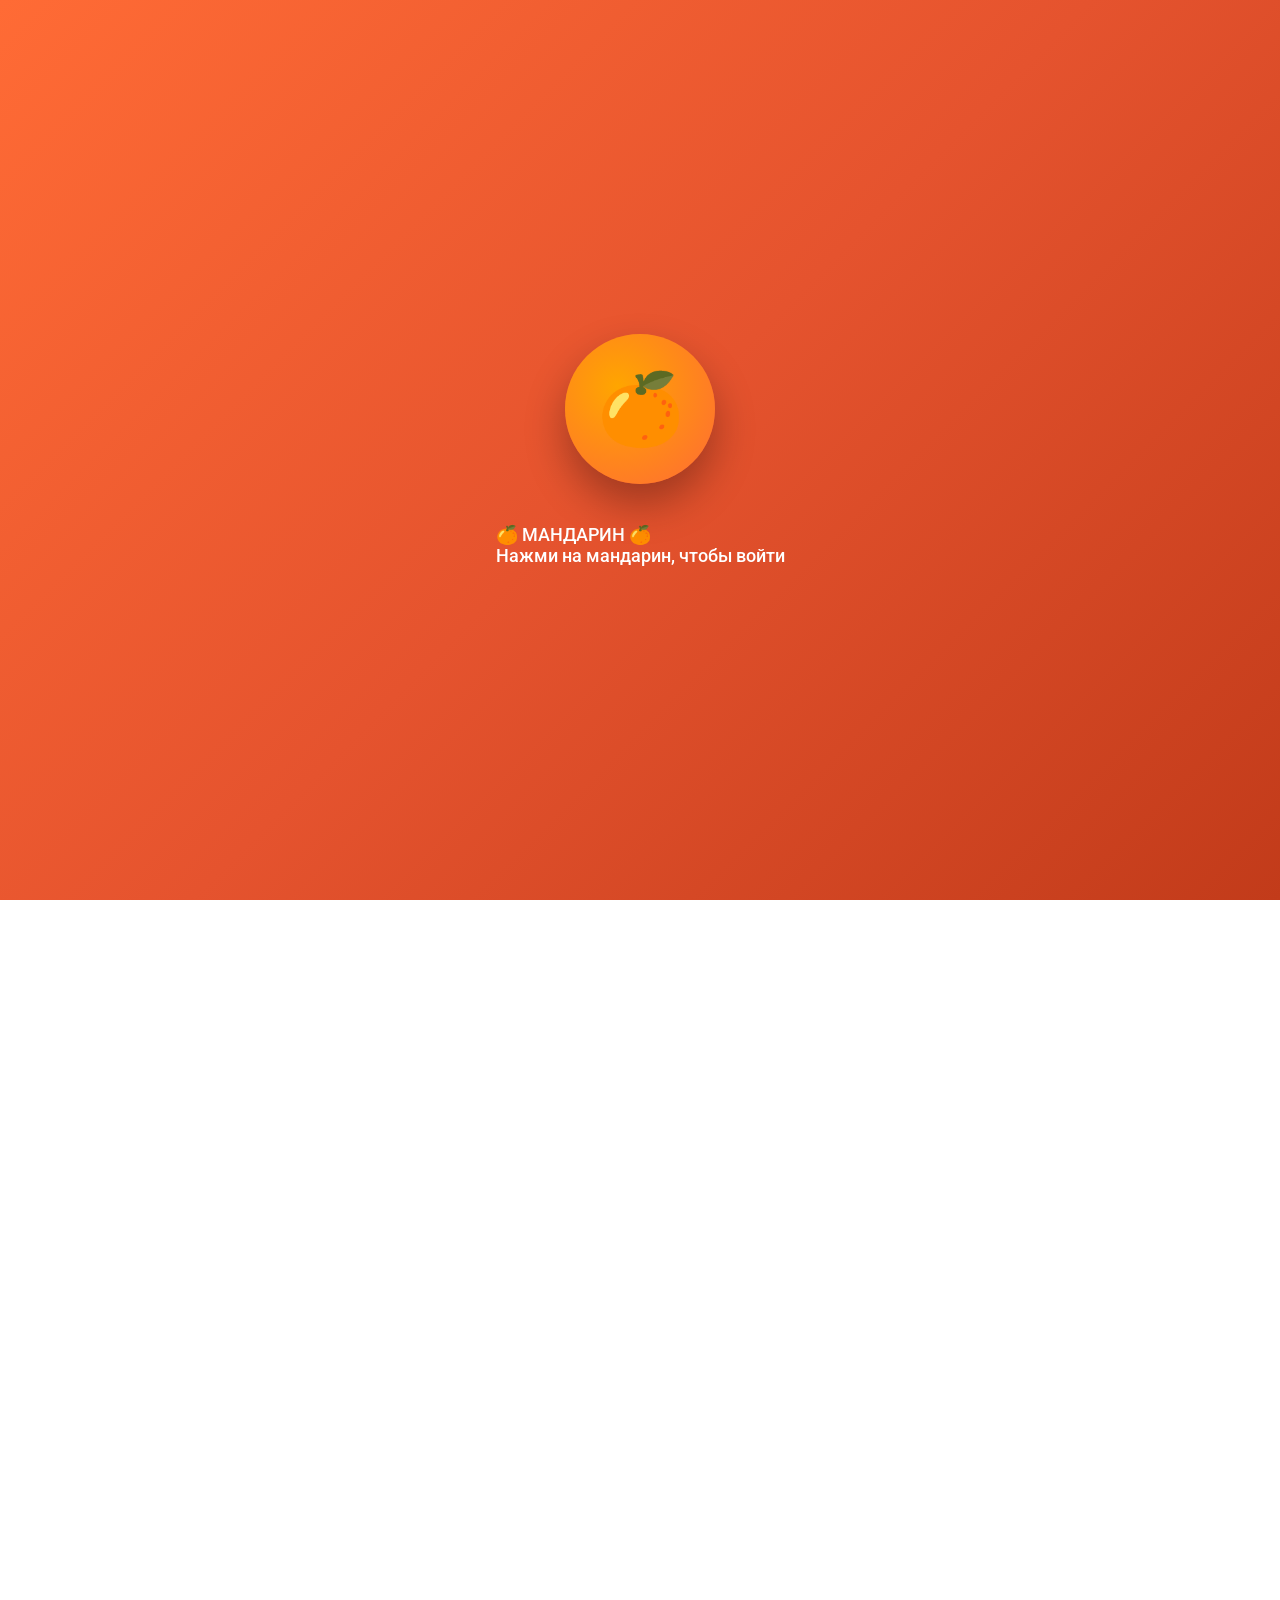
<file: index.html>
<!DOCTYPE html>
<html lang="ru">
<head>
    <meta charset="UTF-8">
    <meta name="viewport" content="width=device-width, initial-scale=1.0, user-scalable=yes">
    <title>Мандарин | Окна, двери, балконы в Феодосии</title>
    <meta name="description" content="ООО «Мандарин» - продажа и установка окон, дверей, балконов, роллет, ворот, штор и кондиционеров в Феодосии и Крыму. Бесплатный замер, гарантия 5 лет, установка за 1 день.">
    <meta name="keywords" content="окна Феодосия, двери Крым, остекление балконов, мандарин окна, установка окон">
    <link href="https://fonts.googleapis.com/css2?family=Inter:opsz,wght@14..32,300;14..32,400;14..32,500;14..32,600;14..32,700;14..32,800&family=Roboto:wght@300;400;500;700&display=swap" rel="stylesheet">
    <link rel="stylesheet" href="https://cdnjs.cloudflare.com/ajax/libs/font-awesome/6.0.0-beta3/css/all.min.css">
    <link rel="stylesheet" href="css/main.css">
    <link rel="stylesheet" href="css/animations.css">
    <link rel="stylesheet" href="css/responsive.css">
    <link rel="icon" href="assets/icons/favicon.ico" type="image/x-icon">
</head>
<body>
    <!-- Экран с мандарином -->
    <div class="splash-screen" id="splashScreen">
        <div class="mandarin-wrapper">
            <div class="mandarin-fruit" id="mandarinFruit">🍊</div>
        </div>
        <div class="splash-text">🍊 МАНДАРИН 🍊<br>Нажми на мандарин, чтобы войти</div>
    </div>

    <!-- Основной контент -->
    <div class="main-content" id="mainContent">
        <!-- Header будет загружен через JS -->
        <div id="header"></div>

        <!-- Hero секция -->
        <section id="home" class="hero">
            <h2>🍊 Надёжные окна и двери от производителя</h2>
            <p>Бесплатный замер | Гарантия 5 лет | Установка за 1 день</p>
            <div class="hero-buttons">
                <button class="btn btn-orange" onclick="window.openChatCalculator()">Рассчитать стоимость</button>
                <a href="#request" class="btn">Заказать замер</a>
            </div>
        </section>

        <!-- Преимущества -->
        <section class="section">
            <h2 class="section-title">Почему выбирают «Мандарин»</h2>
            <div class="advantages-grid" id="advantagesGrid"></div>
        </section>

        <!-- Каталог -->
        <section id="catalog" class="section section-light">
            <h2 class="section-title">Наш каталог</h2>
            <div class="filters" id="filters"></div>
            <div class="catalog-grid" id="catalogGrid"></div>
        </section>

        <!-- Услуги -->
        <section id="services" class="section">
            <h2 class="section-title">Наши услуги</h2>
            <div class="advantages-grid" id="servicesGrid"></div>
        </section>

        <!-- Портфолио -->
        <section id="portfolio" class="section section-light">
            <h2 class="section-title">Наши работы</h2>
            <div class="portfolio-grid" id="portfolioGrid"></div>
        </section>

        <!-- О компании -->
        <section id="about" class="section">
            <h2 class="section-title">О компании «Мандарин»</h2>
            <div class="about-content" id="aboutContent"></div>
        </section>

        <!-- Блог -->
        <section id="blog" class="section section-light">
            <h2 class="section-title">Наш блог</h2>
            <div class="blog-grid" id="blogGrid"></div>
        </section>

        <!-- Форма заявки -->
        <section id="request" class="section">
            <h2 class="section-title">Онлайн-заявка на замер</h2>
            <form class="request-form" id="requestForm">
                <div class="form-group">
                    <input type="text" placeholder="Ваше имя" required id="requestName">
                </div>
                <div class="form-group">
                    <input type="tel" placeholder="Телефон" required id="requestPhone">
                </div>
                <div class="form-group">
                    <textarea rows="3" placeholder="Комментарий (желаемая дата замера, адрес)" id="requestComment"></textarea>
                </div>
                <button type="submit" class="btn btn-orange" style="width:100%;">🍊 Отправить заявку</button>
            </form>
        </section>

        <!-- Контакты -->
        <section id="contacts" class="contacts-section">
            <h2 class="section-title">Контакты</h2>
            <div class="contacts-content" id="contactsContent"></div>
        </section>

        <!-- Карта на весь экран -->
        <section id="map" class="section" style="padding: 0; margin: 0;">
        <div style="width: 100%; height: 500px; position: relative;">
        <iframe 
            src="https://yandex.com/map-widget/v1/?ll=35.377458%2C45.028065&mode=search&sll=35.377458%2C45.028065&text=%D0%A4%D0%B5%D0%BE%D0%B4%D0%BE%D1%81%D0%B8%D1%8F%2C%20%D0%A1%D0%BE%D0%B2%D0%B5%D1%82%D1%81%D0%BA%D0%B0%D1%8F%20%D1%83%D0%BB%D0%B8%D1%86%D0%B0%2C%203&z=18" 
            style="width: 100%; height: 100%; border: 0;" 
            frameborder="0" 
            allowfullscreen>
        </iframe>
        </div>
        </section>

    <!-- Модальные окна -->
    <div id="cartModal" class="modal"></div>
    <div id="authModal" class="modal"></div>
    <div id="chatCalculatorModal" class="modal"></div>

    <!-- Кнопка чат-калькулятора -->
    <div class="chat-calculator-btn" id="chatCalculatorBtn">
        <i class="fas fa-calculator"></i>
    </div>

    <!-- Скрипты -->
    <script src="js/utils.js"></script>
    <script src="js/auth.js"></script>
    <script src="js/cart.js"></script>
    <script src="js/calculator.js"></script>
    <script src="js/catalog.js"></script>
    <script src="js/animations.js"></script>
    <script src="js/main.js"></script>
</body>
</html>
</file>
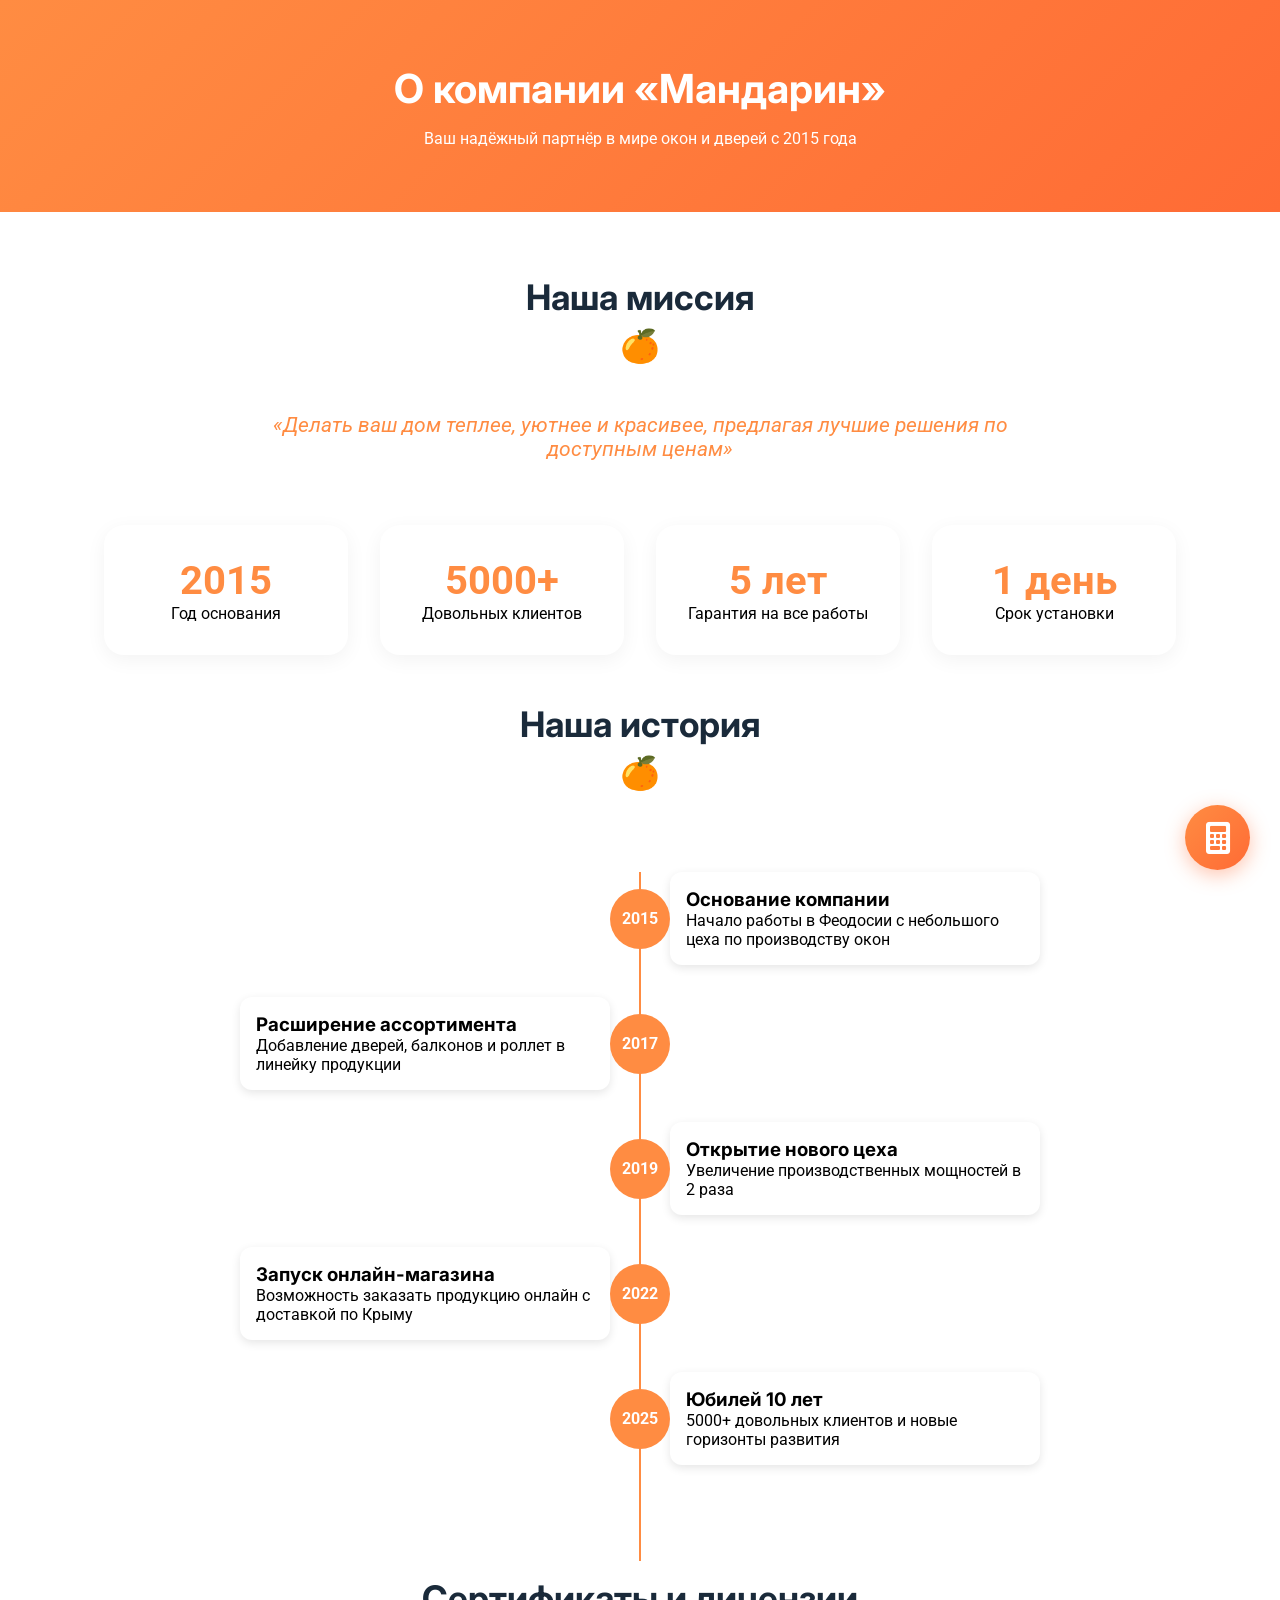
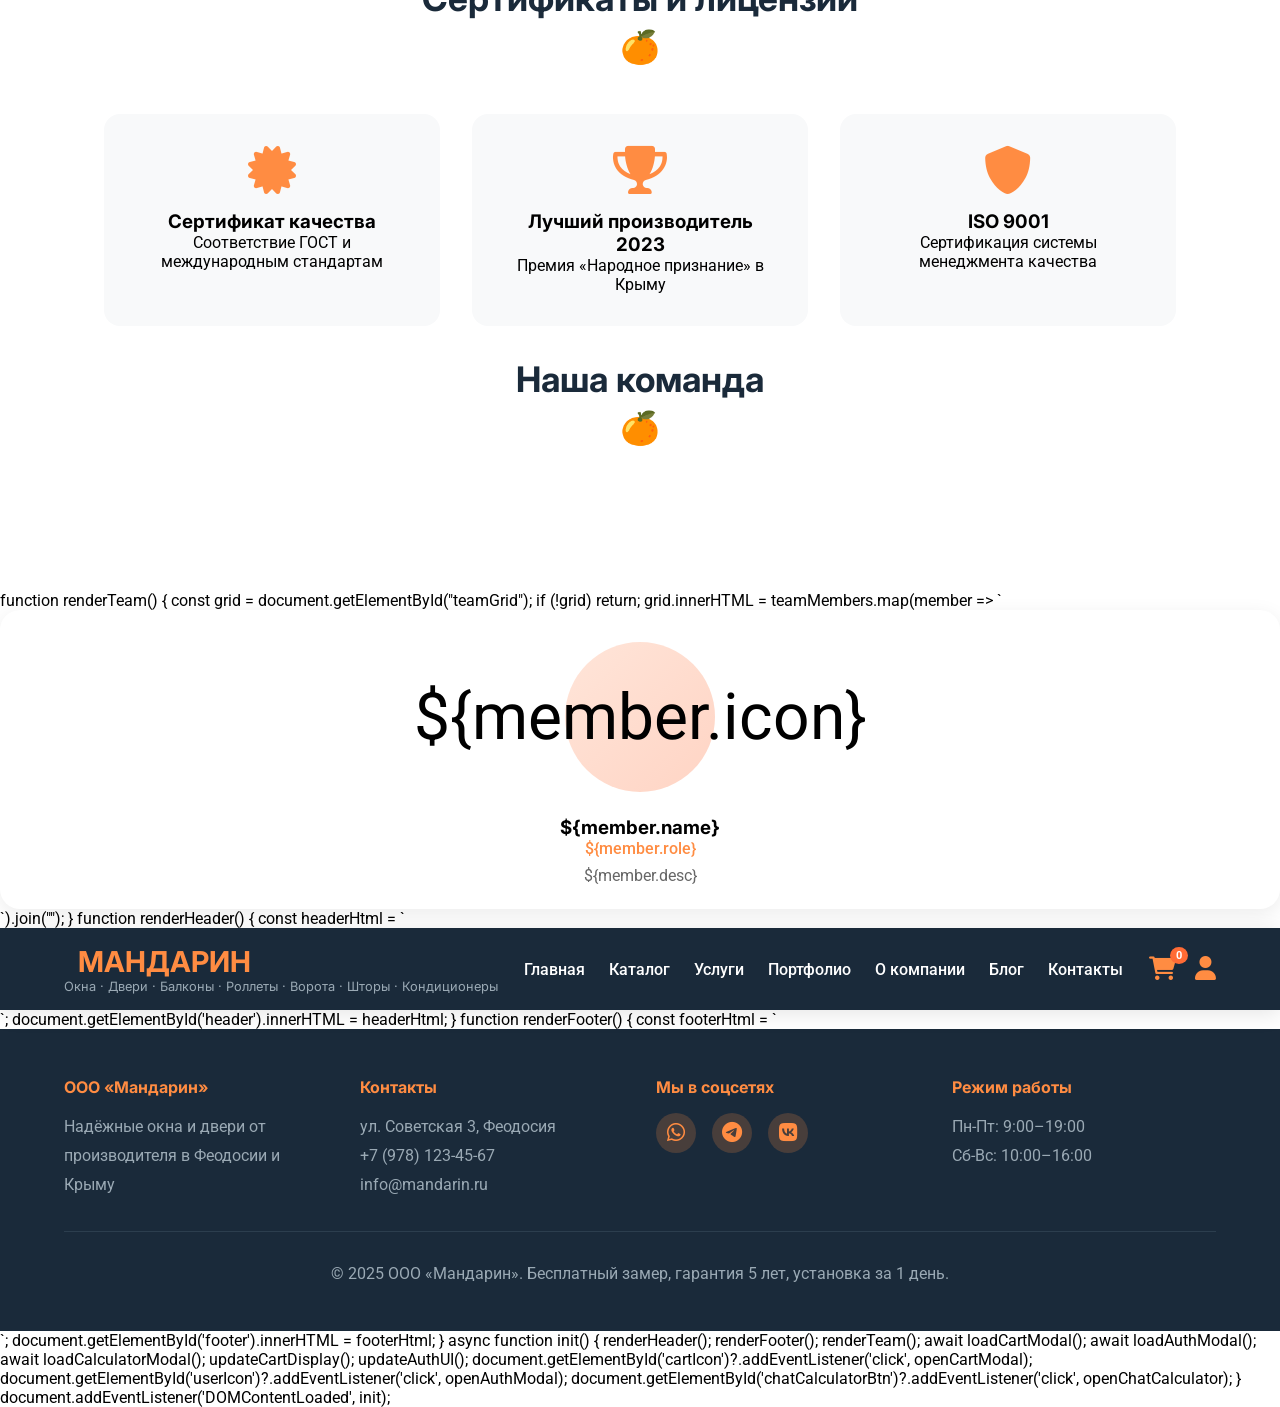
<file: pages/about.html>
<!DOCTYPE html>
<html lang="ru">
<head>
    <meta charset="UTF-8">
    <meta name="viewport" content="width=device-width, initial-scale=1.0">
    <title>О компании - Мандарин | Производитель окон и дверей в Крыму</title>
    <link href="https://fonts.googleapis.com/css2?family=Inter:opsz,wght@14..32,300;14..32,400;14..32,500;14..32,600;14..32,700;14..32,800&family=Roboto:wght@300;400;500;700&display=swap" rel="stylesheet">
    <link rel="stylesheet" href="https://cdnjs.cloudflare.com/ajax/libs/font-awesome/6.0.0-beta3/css/all.min.css">
    <link rel="stylesheet" href="../css/main.css">
    <link rel="stylesheet" href="../css/animations.css">
    <link rel="stylesheet" href="../css/responsive.css">
    <style>
        .about-header {
            background: linear-gradient(135deg, #FF8C42, #FF6B35);
            color: white;
            padding: 4rem 5%;
            text-align: center;
        }
        
        .about-header h1 {
            font-size: 2.5rem;
            margin-bottom: 1rem;
        }
        
        .about-content {
            padding: 4rem 5%;
            max-width: 1200px;
            margin: 0 auto;
        }
        
        .mission-section {
            text-align: center;
            margin-bottom: 4rem;
        }
        
        .mission-text {
            font-size: 1.3rem;
            color: #FF8C42;
            font-style: italic;
            max-width: 800px;
            margin: 0 auto;
        }
        
        .stats-grid {
            display: grid;
            grid-template-columns: repeat(auto-fit, minmax(200px, 1fr));
            gap: 2rem;
            margin: 3rem 0;
            text-align: center;
        }
        
        .stat-card {
            padding: 2rem;
            background: white;
            border-radius: 20px;
            box-shadow: 0 5px 20px rgba(0,0,0,0.05);
        }
        
        .stat-number {
            font-size: 2.5rem;
            font-weight: bold;
            color: #FF8C42;
        }
        
        .certificates-grid {
            display: grid;
            grid-template-columns: repeat(auto-fit, minmax(250px, 1fr));
            gap: 2rem;
            margin: 2rem 0;
        }
        
        .certificate-card {
            background: #F8F9FA;
            padding: 2rem;
            border-radius: 16px;
            text-align: center;
            transition: all 0.3s;
        }
        
        .certificate-card:hover {
            transform: translateY(-5px);
            box-shadow: 0 10px 25px rgba(0,0,0,0.1);
        }
        
        .certificate-card i {
            font-size: 3rem;
            color: #FF8C42;
            margin-bottom: 1rem;
        }
        
        .timeline {
            position: relative;
            max-width: 800px;
            margin: 3rem auto;
            padding: 2rem 0;
        }
        
        .timeline::before {
            content: '';
            position: absolute;
            left: 50%;
            transform: translateX(-50%);
            width: 2px;
            height: 100%;
            background: #FF8C42;
        }
        
        .timeline-item {
            margin-bottom: 2rem;
            position: relative;
        }
        
        .timeline-content {
            width: calc(50% - 30px);
            padding: 1rem;
            background: white;
            border-radius: 12px;
            box-shadow: 0 3px 10px rgba(0,0,0,0.1);
        }
        
        .timeline-item:nth-child(odd) .timeline-content {
            margin-left: auto;
        }
        
        .timeline-year {
            position: absolute;
            top: 50%;
            transform: translateY(-50%);
            width: 60px;
            height: 60px;
            background: #FF8C42;
            color: white;
            border-radius: 50%;
            display: flex;
            align-items: center;
            justify-content: center;
            font-weight: bold;
            left: calc(50% - 30px);
        }
        
        @media (max-width: 768px) {
            .timeline::before {
                left: 30px;
            }
            
            .timeline-content {
                width: calc(100% - 80px);
                margin-left: 80px !important;
            }
            
            .timeline-year {
                left: 0;
            }
        }
        
        .team-grid {
            display: grid;
            grid-template-columns: repeat(auto-fit, minmax(280px, 1fr));
            gap: 2rem;
            margin: 2rem 0;
        }
        
        .team-card {
            text-align: center;
            background: white;
            border-radius: 20px;
            overflow: hidden;
            box-shadow: 0 5px 20px rgba(0,0,0,0.08);
            transition: all 0.3s;
        }
        
        .team-card:hover {
            transform: translateY(-5px);
        }
        
        .team-avatar {
            width: 150px;
            height: 150px;
            background: linear-gradient(135deg, #FFE5D9, #FFD4C4);
            border-radius: 50%;
            margin: 2rem auto 0;
            display: flex;
            align-items: center;
            justify-content: center;
            font-size: 4rem;
        }
        
        .team-info {
            padding: 1.5rem;
        }
    </style>
</head>
<body>
    <div id="header"></div>

    <div class="about-header">
        <h1>О компании «Мандарин»</h1>
        <p>Ваш надёжный партнёр в мире окон и дверей с 2015 года</p>
    </div>

    <div class="about-content">
        <div class="mission-section">
            <h2 class="section-title">Наша миссия</h2>
            <div class="mission-text">
                «Делать ваш дом теплее, уютнее и красивее, предлагая лучшие решения по доступным ценам»
            </div>
        </div>
        
        <div class="stats-grid">
            <div class="stat-card">
                <div class="stat-number">2015</div>
                <p>Год основания</p>
            </div>
            <div class="stat-card">
                <div class="stat-number">5000+</div>
                <p>Довольных клиентов</p>
            </div>
            <div class="stat-card">
                <div class="stat-number">5 лет</div>
                <p>Гарантия на все работы</p>
            </div>
            <div class="stat-card">
                <div class="stat-number">1 день</div>
                <p>Срок установки</p>
            </div>
        </div>
        
        <h2 class="section-title">Наша история</h2>
        <div class="timeline">
            <div class="timeline-item">
                <div class="timeline-year">2015</div>
                <div class="timeline-content">
                    <h3>Основание компании</h3>
                    <p>Начало работы в Феодосии с небольшого цеха по производству окон</p>
                </div>
            </div>
            <div class="timeline-item">
                <div class="timeline-year">2017</div>
                <div class="timeline-content">
                    <h3>Расширение ассортимента</h3>
                    <p>Добавление дверей, балконов и роллет в линейку продукции</p>
                </div>
            </div>
            <div class="timeline-item">
                <div class="timeline-year">2019</div>
                <div class="timeline-content">
                    <h3>Открытие нового цеха</h3>
                    <p>Увеличение производственных мощностей в 2 раза</p>
                </div>
            </div>
            <div class="timeline-item">
                <div class="timeline-year">2022</div>
                <div class="timeline-content">
                    <h3>Запуск онлайн-магазина</h3>
                    <p>Возможность заказать продукцию онлайн с доставкой по Крыму</p>
                </div>
            </div>
            <div class="timeline-item">
                <div class="timeline-year">2025</div>
                <div class="timeline-content">
                    <h3>Юбилей 10 лет</h3>
                    <p>5000+ довольных клиентов и новые горизонты развития</p>
                </div>
            </div>
        </div>
        
        <h2 class="section-title">Сертификаты и лицензии</h2>
        <div class="certificates-grid">
            <div class="certificate-card">
                <i class="fas fa-certificate"></i>
                <h3>Сертификат качества</h3>
                <p>Соответствие ГОСТ и международным стандартам</p>
            </div>
            <div class="certificate-card">
                <i class="fas fa-trophy"></i>
                <h3>Лучший производитель 2023</h3>
                <p>Премия «Народное признание» в Крыму</p>
            </div>
            <div class="certificate-card">
                <i class="fas fa-shield-alt"></i>
                <h3>ISO 9001</h3>
                <p>Сертификация системы менеджмента качества</p>
            </div>
        </div>
        
        <h2 class="section-title">Наша команда</h2>
        <div class="team-grid" id="teamGrid"></div>
    </div>

    <div id="footer"></div>

    <div id="cartModal" class="modal"></div>
    <div id="authModal" class="modal"></div>
    <div id="chatCalculatorModal" class="modal"></div>
    <div class="chat-calculator-btn" id="chatCalculatorBtn">
        <i class="fas fa-calculator"></i>
    </div>

    <script src="../js/utils.js"></script>
    <script src="../js/auth.js"></script>
    <script src="../js/cart.js"></script>
    <script src="../js/calculator.js"></script>
    <script src="../js/animations.js"></script>
    
        
        function renderTeam() {
            const grid = document.getElementById("teamGrid");
            if (!grid) return;
            
            grid.innerHTML = teamMembers.map(member => `
                <div class="team-card">
                    <div class="team-avatar">${member.icon}</div>
                    <div class="team-info">
                        <h3>${member.name}</h3>
                        <p style="color: #FF8C42; font-weight: 500;">${member.role}</p>
                        <p style="color: #666; margin-top: 0.5rem;">${member.desc}</p>
                    </div>
                </div>
            `).join("");
        }
        
        function renderHeader() {
            const headerHtml = `
                <header>
                    <div class="header-container">
                        <div class="logo">
                            <h1><i class="fas fa-tangerine"></i> МАНДАРИН</h1>
                            <p>Окна · Двери · Балконы · Роллеты · Ворота · Шторы · Кондиционеры</p>
                        </div>
                        <nav>
                            <ul>
                                <li><a href="../index.html">Главная</a></li>
                                <li><a href="catalog.html">Каталог</a></li>
                                <li><a href="services.html">Услуги</a></li>
                                <li><a href="portfolio.html">Портфолио</a></li>
                                <li><a href="about.html" class="active">О компании</a></li>
                                <li><a href="blog.html">Блог</a></li>
                                <li><a href="contacts.html">Контакты</a></li>
                            </ul>
                        </nav>
                        <div class="user-actions">
                            <div class="cart-icon" id="cartIcon">
                                <i class="fas fa-shopping-cart"></i>
                                <span class="cart-count" id="cartCount">0</span>
                            </div>
                            <div class="user-icon" id="userIcon">
                                <i class="fas fa-user"></i>
                            </div>
                        </div>
                    </div>
                </header>
            `;
            document.getElementById('header').innerHTML = headerHtml;
        }
        
        function renderFooter() {
            const footerHtml = `
                <footer>
                    <div class="footer-content">
                        <div class="footer-col">
                            <h4>ООО «Мандарин»</h4>
                            <p>Надёжные окна и двери от производителя в Феодосии и Крыму</p>
                        </div>
                        <div class="footer-col">
                            <h4>Контакты</h4>
                            <p>ул. Советская 3, Феодосия<br>+7 (978) 123-45-67<br>info@mandarin.ru</p>
                        </div>
                        <div class="footer-col">
                            <h4>Мы в соцсетях</h4>
                            <div class="social-links">
                                <a href="https://wa.me/79781234567" target="_blank"><i class="fab fa-whatsapp"></i></a>
                                <a href="https://t.me/mandarin_feo" target="_blank"><i class="fab fa-telegram"></i></a>
                                <a href="#" target="_blank"><i class="fab fa-vk"></i></a>
                            </div>
                        </div>
                        <div class="footer-col">
                            <h4>Режим работы</h4>
                            <p>Пн-Пт: 9:00–19:00<br>Сб-Вс: 10:00–16:00</p>
                        </div>
                    </div>
                    <div class="copyright">
                        © 2025 ООО «Мандарин». Бесплатный замер, гарантия 5 лет, установка за 1 день.
                    </div>
                </footer>
            `;
            document.getElementById('footer').innerHTML = footerHtml;
        }
        
        async function init() {
            renderHeader();
            renderFooter();
            renderTeam();
            await loadCartModal();
            await loadAuthModal();
            await loadCalculatorModal();
            updateCartDisplay();
            updateAuthUI();
            
            document.getElementById('cartIcon')?.addEventListener('click', openCartModal);
            document.getElementById('userIcon')?.addEventListener('click', openAuthModal);
            document.getElementById('chatCalculatorBtn')?.addEventListener('click', openChatCalculator);
        }
        
        document.addEventListener('DOMContentLoaded', init);
    </script>
</body>
</html>
</file>
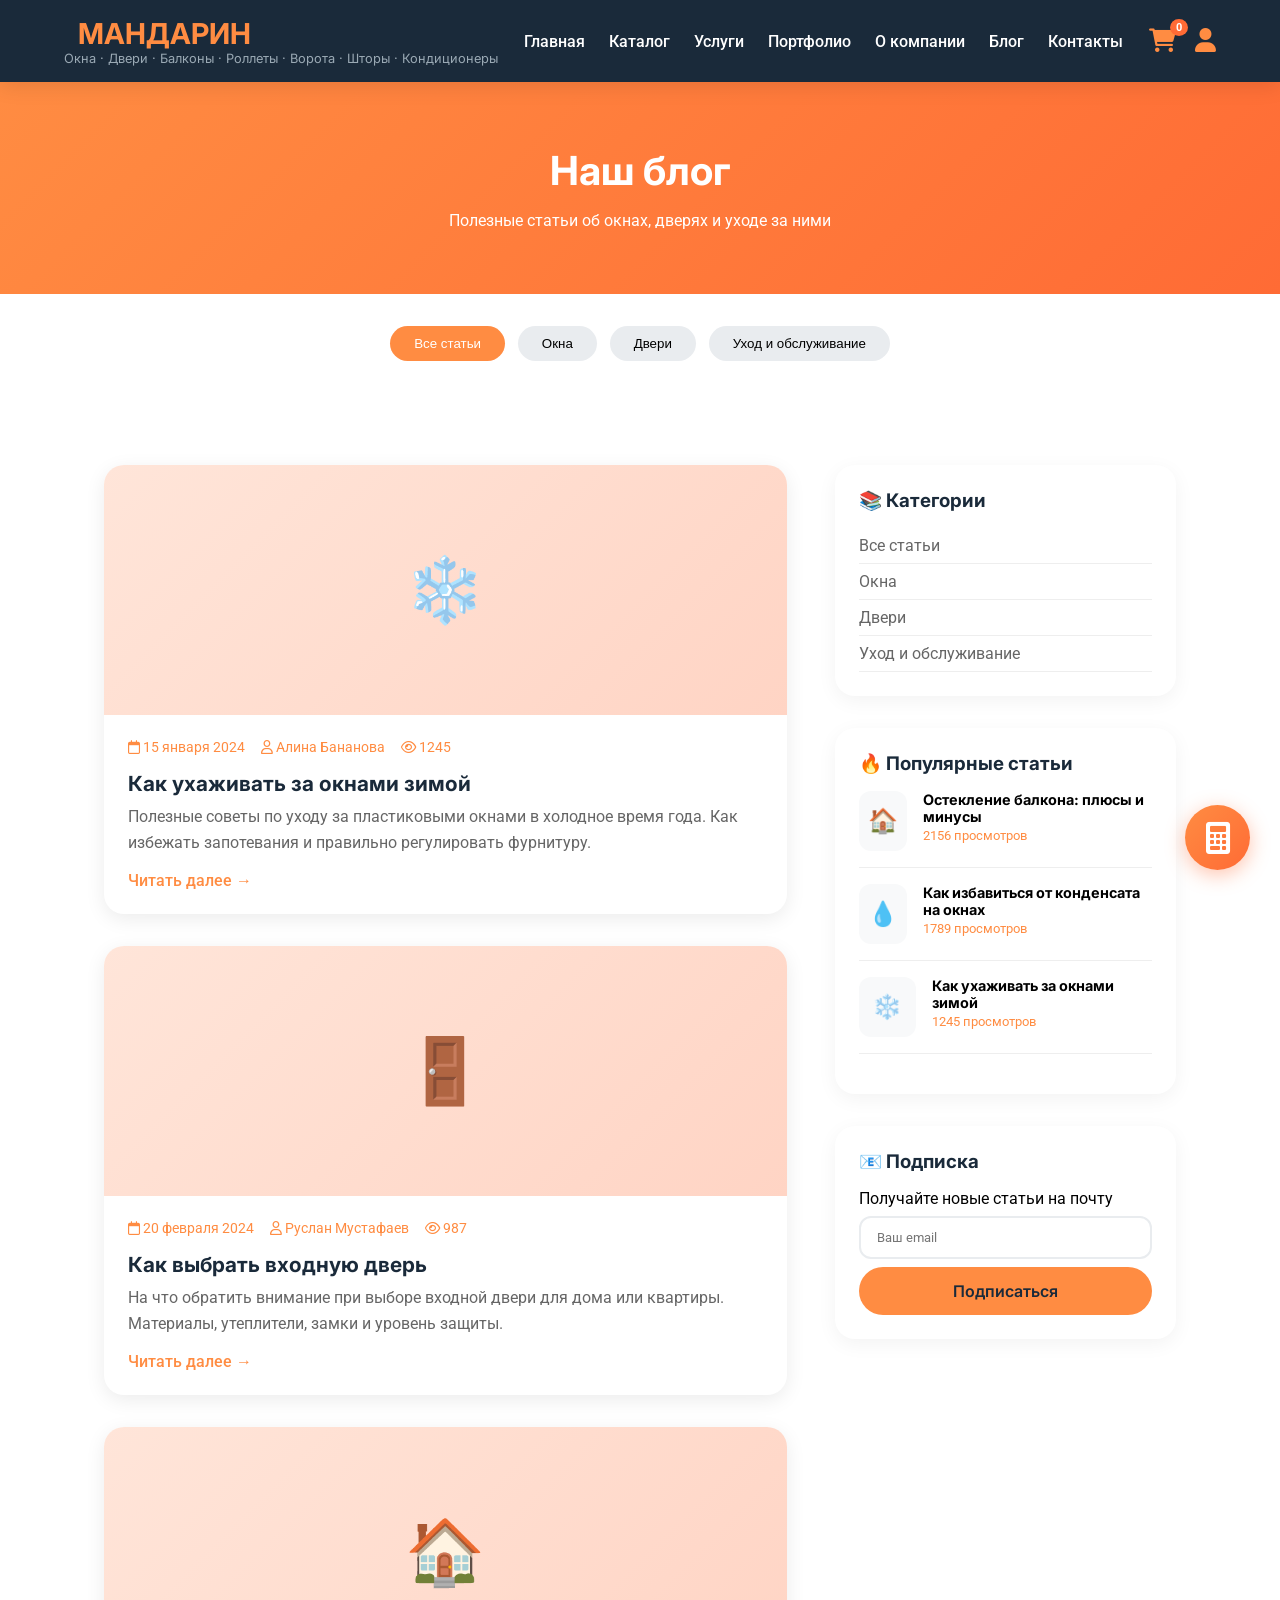
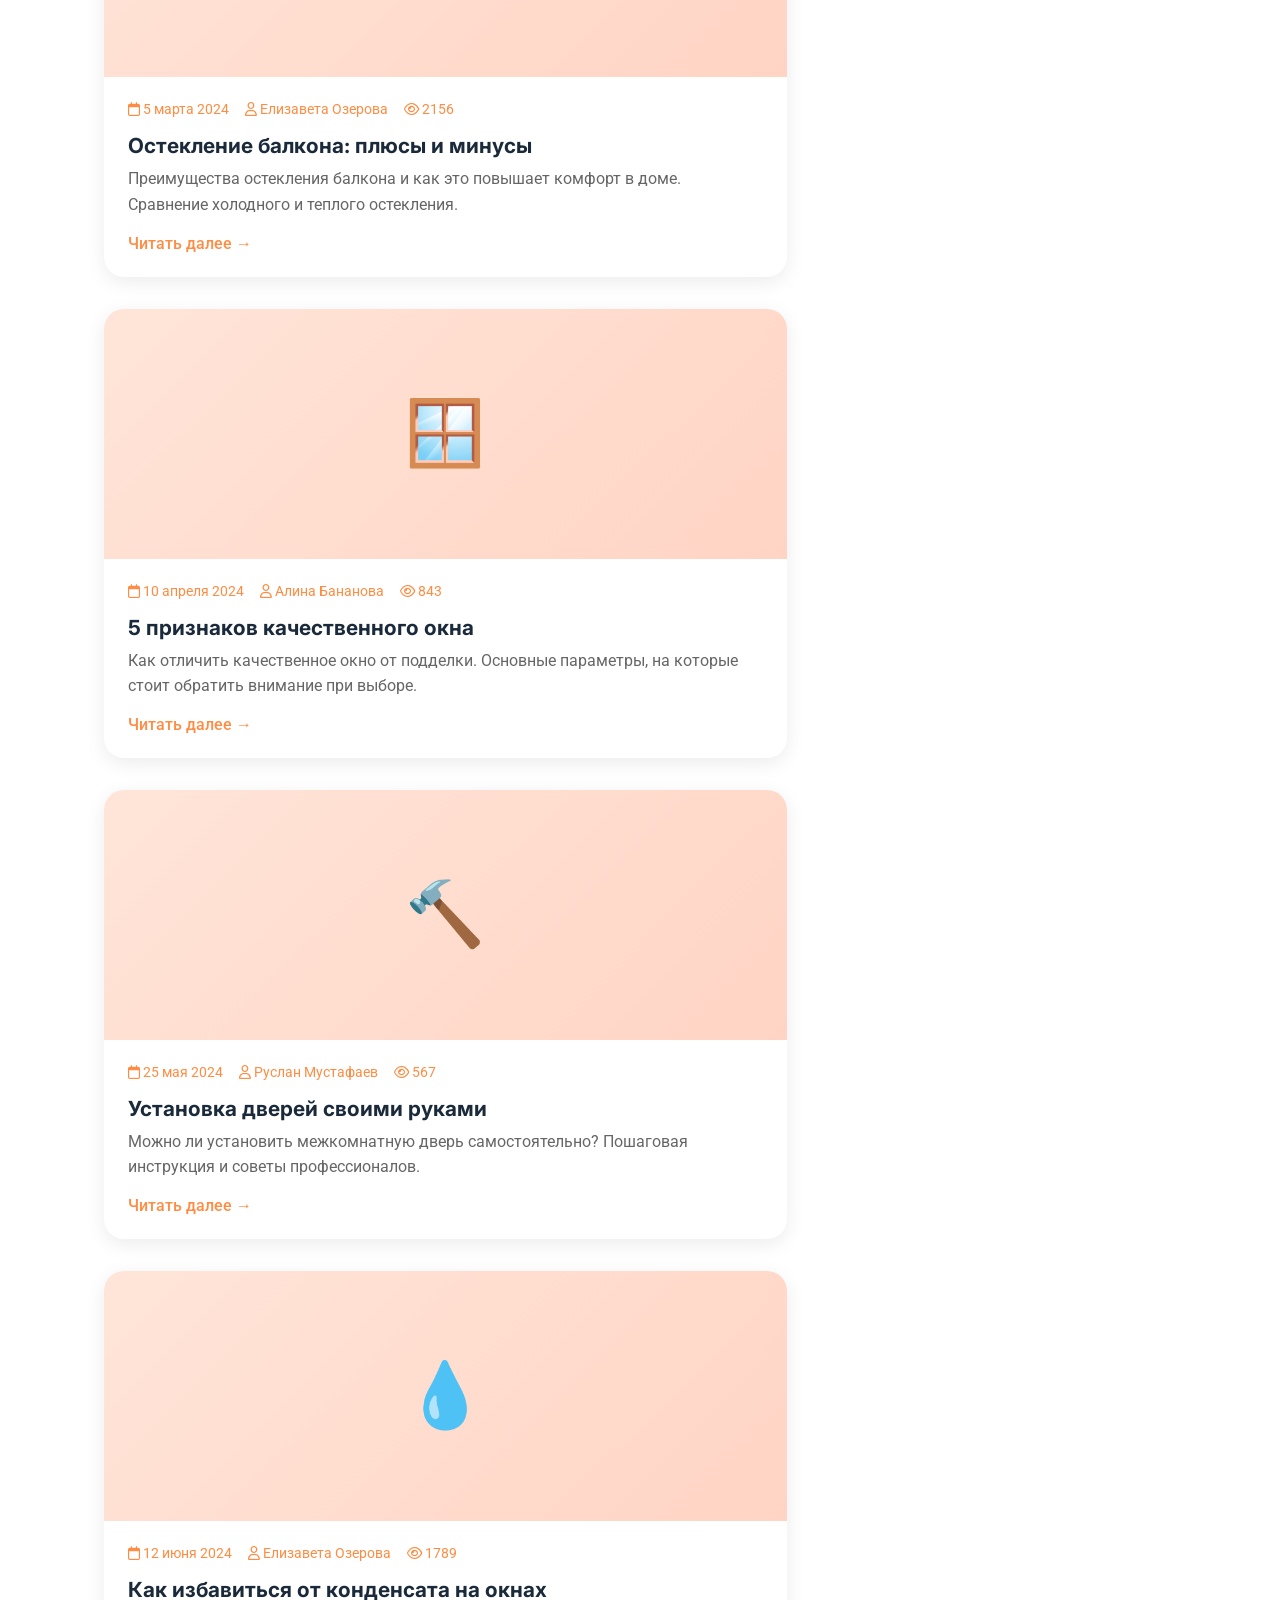
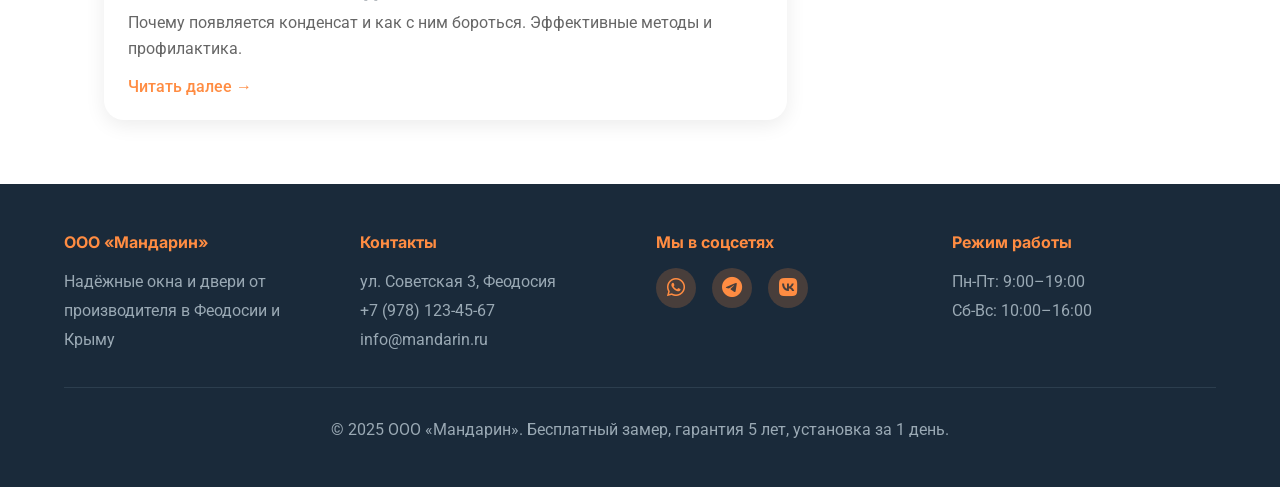
<file: pages/blog.html>
<!DOCTYPE html>
<html lang="ru">
<head>
    <meta charset="UTF-8">
    <meta name="viewport" content="width=device-width, initial-scale=1.0">
    <title>Блог - Мандарин | Полезные статьи об окнах и дверях</title>
    <link href="https://fonts.googleapis.com/css2?family=Inter:opsz,wght@14..32,300;14..32,400;14..32,500;14..32,600;14..32,700;14..32,800&family=Roboto:wght@300;400;500;700&display=swap" rel="stylesheet">
    <link rel="stylesheet" href="https://cdnjs.cloudflare.com/ajax/libs/font-awesome/6.0.0-beta3/css/all.min.css">
    <link rel="stylesheet" href="../css/main.css">
    <link rel="stylesheet" href="../css/animations.css">
    <link rel="stylesheet" href="../css/responsive.css">
    <style>
        .blog-header {
            background: linear-gradient(135deg, #FF8C42, #FF6B35);
            color: white;
            padding: 4rem 5%;
            text-align: center;
        }
        
        .blog-header h1 {
            font-size: 2.5rem;
            margin-bottom: 1rem;
        }
        
        .blog-categories {
            padding: 2rem 5%;
            text-align: center;
        }
        
        .blog-grid-page {
            padding: 2rem 5%;
            max-width: 1200px;
            margin: 0 auto;
            display: grid;
            grid-template-columns: 2fr 1fr;
            gap: 3rem;
        }
        
        .blog-post-card {
            background: white;
            border-radius: 20px;
            overflow: hidden;
            box-shadow: 0 5px 20px rgba(0,0,0,0.08);
            margin-bottom: 2rem;
            transition: all 0.3s;
        }
        
        .blog-post-card:hover {
            transform: translateY(-5px);
            box-shadow: 0 15px 35px rgba(0,0,0,0.15);
        }
        
        .blog-post-image {
            height: 250px;
            background: linear-gradient(135deg, #FFE5D9, #FFD4C4);
            display: flex;
            align-items: center;
            justify-content: center;
            font-size: 4rem;
        }
        
        .blog-post-content {
            padding: 1.5rem;
        }
        
        .blog-post-meta {
            display: flex;
            gap: 1rem;
            margin-bottom: 1rem;
            color: #FF8C42;
            font-size: 0.85rem;
        }
        
        .blog-post-title {
            font-size: 1.3rem;
            margin-bottom: 0.5rem;
            color: #1A2A3A;
        }
        
        .blog-post-excerpt {
            color: #666;
            line-height: 1.6;
            margin-bottom: 1rem;
        }
        
        .read-more {
            color: #FF8C42;
            text-decoration: none;
            font-weight: 500;
        }
        
        .sidebar {
            position: sticky;
            top: 100px;
        }
        
        .sidebar-widget {
            background: white;
            border-radius: 20px;
            padding: 1.5rem;
            margin-bottom: 2rem;
            box-shadow: 0 5px 20px rgba(0,0,0,0.05);
        }
        
        .sidebar-widget h3 {
            margin-bottom: 1rem;
            color: #1A2A3A;
        }
        
        .category-list {
            list-style: none;
        }
        
        .category-list li {
            padding: 0.5rem 0;
            border-bottom: 1px solid #eee;
        }
        
        .category-list a {
            color: #666;
            text-decoration: none;
            transition: color 0.3s;
        }
        
        .category-list a:hover {
            color: #FF8C42;
        }
        
        .popular-post {
            display: flex;
            gap: 1rem;
            margin-bottom: 1rem;
            padding-bottom: 1rem;
            border-bottom: 1px solid #eee;
        }
        
        .popular-post-icon {
            width: 60px;
            height: 60px;
            background: #F8F9FA;
            border-radius: 12px;
            display: flex;
            align-items: center;
            justify-content: center;
            font-size: 1.5rem;
        }
        
        @media (max-width: 768px) {
            .blog-grid-page {
                grid-template-columns: 1fr;
            }
            
            .sidebar {
                position: static;
            }
        }
    </style>
</head>
<body>
    <div id="header"></div>

    <div class="blog-header">
        <h1>Наш блог</h1>
        <p>Полезные статьи об окнах, дверях и уходе за ними</p>
    </div>

    <div class="blog-categories">
        <div class="filters" id="blogFilters">
            <button class="filter-btn active" data-filter="all">Все статьи</button>
            <button class="filter-btn" data-filter="windows">Окна</button>
            <button class="filter-btn" data-filter="doors">Двери</button>
            <button class="filter-btn" data-filter="care">Уход и обслуживание</button>
        </div>
    </div>

    <div class="blog-grid-page">
        <div class="posts-container" id="postsContainer"></div>
        <div class="sidebar">
            <div class="sidebar-widget">
                <h3>📚 Категории</h3>
                <ul class="category-list" id="categoryList"></ul>
            </div>
            <div class="sidebar-widget">
                <h3>🔥 Популярные статьи</h3>
                <div id="popularPosts"></div>
            </div>
            <div class="sidebar-widget">
                <h3>📧 Подписка</h3>
                <p>Получайте новые статьи на почту</p>
                <input type="email" placeholder="Ваш email" style="margin-top: 0.5rem;">
                <button class="btn btn-orange" style="width:100%; margin-top: 0.5rem;" onclick="alert('Спасибо за подписку! 🍊')">Подписаться</button>
            </div>
        </div>
    </div>

    <div id="footer"></div>

    <div id="cartModal" class="modal"></div>
    <div id="authModal" class="modal"></div>
    <div id="chatCalculatorModal" class="modal"></div>
    <div class="chat-calculator-btn" id="chatCalculatorBtn">
        <i class="fas fa-calculator"></i>
    </div>

    <script src="../js/utils.js"></script>
    <script src="../js/auth.js"></script>
    <script src="../js/cart.js"></script>
    <script src="../js/calculator.js"></script>
    <script src="../js/animations.js"></script>
    <script>
        const blogPosts = [
            { id: 1, title: "Как ухаживать за окнами зимой", category: "care", icon: "❄️", excerpt: "Полезные советы по уходу за пластиковыми окнами в холодное время года. Как избежать запотевания и правильно регулировать фурнитуру.", date: "15 января 2024", author: "Алина Бананова", views: 1245 },
            { id: 2, title: "Как выбрать входную дверь", category: "doors", icon: "🚪", excerpt: "На что обратить внимание при выборе входной двери для дома или квартиры. Материалы, утеплители, замки и уровень защиты.", date: "20 февраля 2024", author: "Руслан Мустафаев", views: 987 },
            { id: 3, title: "Остекление балкона: плюсы и минусы", category: "windows", icon: "🏠", excerpt: "Преимущества остекления балкона и как это повышает комфорт в доме. Сравнение холодного и теплого остекления.", date: "5 марта 2024", author: "Елизавета Озерова", views: 2156 },
            { id: 4, title: "5 признаков качественного окна", category: "windows", icon: "🪟", excerpt: "Как отличить качественное окно от подделки. Основные параметры, на которые стоит обратить внимание при выборе.", date: "10 апреля 2024", author: "Алина Бананова", views: 843 },
            { id: 5, title: "Установка дверей своими руками", category: "doors", icon: "🔨", excerpt: "Можно ли установить межкомнатную дверь самостоятельно? Пошаговая инструкция и советы профессионалов.", date: "25 мая 2024", author: "Руслан Мустафаев", views: 567 },
            { id: 6, title: "Как избавиться от конденсата на окнах", category: "care", icon: "💧", excerpt: "Почему появляется конденсат и как с ним бороться. Эффективные методы и профилактика.", date: "12 июня 2024", author: "Елизавета Озерова", views: 1789 }
        ];
        
        function renderPosts(category = "all") {
            const container = document.getElementById("postsContainer");
            if (!container) return;
            
            const filtered = category === "all" ? blogPosts : blogPosts.filter(p => p.category === category);
            
            container.innerHTML = filtered.map(post => `
                <div class="blog-post-card" onclick="window.location.href='blog-post.html?id=${post.id}'">
                    <div class="blog-post-image">${post.icon}</div>
                    <div class="blog-post-content">
                        <div class="blog-post-meta">
                            <span><i class="far fa-calendar"></i> ${post.date}</span>
                            <span><i class="far fa-user"></i> ${post.author}</span>
                            <span><i class="far fa-eye"></i> ${post.views}</span>
                        </div>
                        <h3 class="blog-post-title">${post.title}</h3>
                        <p class="blog-post-excerpt">${post.excerpt}</p>
                        <a href="blog-post.html?id=${post.id}" class="read-more">Читать далее →</a>
                    </div>
                </div>
            `).join("");
        }
        
        function renderCategories() {
            const categories = [
                { id: "all", name: "Все статьи" },
                { id: "windows", name: "Окна" },
                { id: "doors", name: "Двери" },
                { id: "care", name: "Уход и обслуживание" }
            ];
            
            const categoryList = document.getElementById("categoryList");
            if (categoryList) {
                categoryList.innerHTML = categories.map(cat => `
                    <li><a href="#" onclick="filterPosts('${cat.id}'); return false;">${cat.name}</a></li>
                `).join("");
            }
        }
        
        function renderPopularPosts() {
            const popular = [...blogPosts].sort((a, b) => b.views - a.views).slice(0, 3);
            const container = document.getElementById("popularPosts");
            if (container) {
                container.innerHTML = popular.map(post => `
                    <div class="popular-post" onclick="window.location.href='blog-post.html?id=${post.id}'">
                        <div class="popular-post-icon">${post.icon}</div>
                        <div>
                            <h4 style="font-size: 0.9rem;">${post.title}</h4>
                            <span style="font-size: 0.8rem; color: #FF8C42;">${post.views} просмотров</span>
                        </div>
                    </div>
                `).join("");
            }
        }
        
        function filterPosts(category) {
            renderPosts(category);
            document.querySelectorAll('#blogFilters .filter-btn').forEach(btn => {
                btn.classList.remove('active');
                if (btn.dataset.filter === category) btn.classList.add('active');
            });
        }
        
        function renderHeader() {
            const headerHtml = `
                <header>
                    <div class="header-container">
                        <div class="logo">
                            <h1><i class="fas fa-tangerine"></i> МАНДАРИН</h1>
                            <p>Окна · Двери · Балконы · Роллеты · Ворота · Шторы · Кондиционеры</p>
                        </div>
                        <nav>
                            <ul>
                                <li><a href="../index.html">Главная</a></li>
                                <li><a href="catalog.html">Каталог</a></li>
                                <li><a href="services.html">Услуги</a></li>
                                <li><a href="portfolio.html">Портфолио</a></li>
                                <li><a href="about.html">О компании</a></li>
                                <li><a href="blog.html" class="active">Блог</a></li>
                                <li><a href="contacts.html">Контакты</a></li>
                            </ul>
                        </nav>
                        <div class="user-actions">
                            <div class="cart-icon" id="cartIcon">
                                <i class="fas fa-shopping-cart"></i>
                                <span class="cart-count" id="cartCount">0</span>
                            </div>
                            <div class="user-icon" id="userIcon">
                                <i class="fas fa-user"></i>
                            </div>
                        </div>
                    </div>
                </header>
            `;
            document.getElementById('header').innerHTML = headerHtml;
        }
        
        function renderFooter() {
            const footerHtml = `
                <footer>
                    <div class="footer-content">
                        <div class="footer-col">
                            <h4>ООО «Мандарин»</h4>
                            <p>Надёжные окна и двери от производителя в Феодосии и Крыму</p>
                        </div>
                        <div class="footer-col">
                            <h4>Контакты</h4>
                            <p>ул. Советская 3, Феодосия<br>+7 (978) 123-45-67<br>info@mandarin.ru</p>
                        </div>
                        <div class="footer-col">
                            <h4>Мы в соцсетях</h4>
                            <div class="social-links">
                                <a href="https://wa.me/79781234567" target="_blank"><i class="fab fa-whatsapp"></i></a>
                                <a href="https://t.me/mandarin_feo" target="_blank"><i class="fab fa-telegram"></i></a>
                                <a href="#" target="_blank"><i class="fab fa-vk"></i></a>
                            </div>
                        </div>
                        <div class="footer-col">
                            <h4>Режим работы</h4>
                            <p>Пн-Пт: 9:00–19:00<br>Сб-Вс: 10:00–16:00</p>
                        </div>
                    </div>
                    <div class="copyright">
                        © 2025 ООО «Мандарин». Бесплатный замер, гарантия 5 лет, установка за 1 день.
                    </div>
                </footer>
            `;
            document.getElementById('footer').innerHTML = footerHtml;
        }
        
        async function init() {
            renderHeader();
            renderFooter();
            renderPosts();
            renderCategories();
            renderPopularPosts();
            await loadCartModal();
            await loadAuthModal();
            await loadCalculatorModal();
            updateCartDisplay();
            updateAuthUI();
            
            document.getElementById('cartIcon')?.addEventListener('click', openCartModal);
            document.getElementById('userIcon')?.addEventListener('click', openAuthModal);
            document.getElementById('chatCalculatorBtn')?.addEventListener('click', openChatCalculator);
            
            document.querySelectorAll('#blogFilters .filter-btn').forEach(btn => {
                btn.addEventListener('click', function() {
                    document.querySelectorAll('#blogFilters .filter-btn').forEach(b => b.classList.remove('active'));
                    this.classList.add('active');
                    renderPosts(this.dataset.filter);
                });
            });
        }
        
        window.filterPosts = filterPosts;
        document.addEventListener('DOMContentLoaded', init);
    </script>
</body>
</html>
</file>
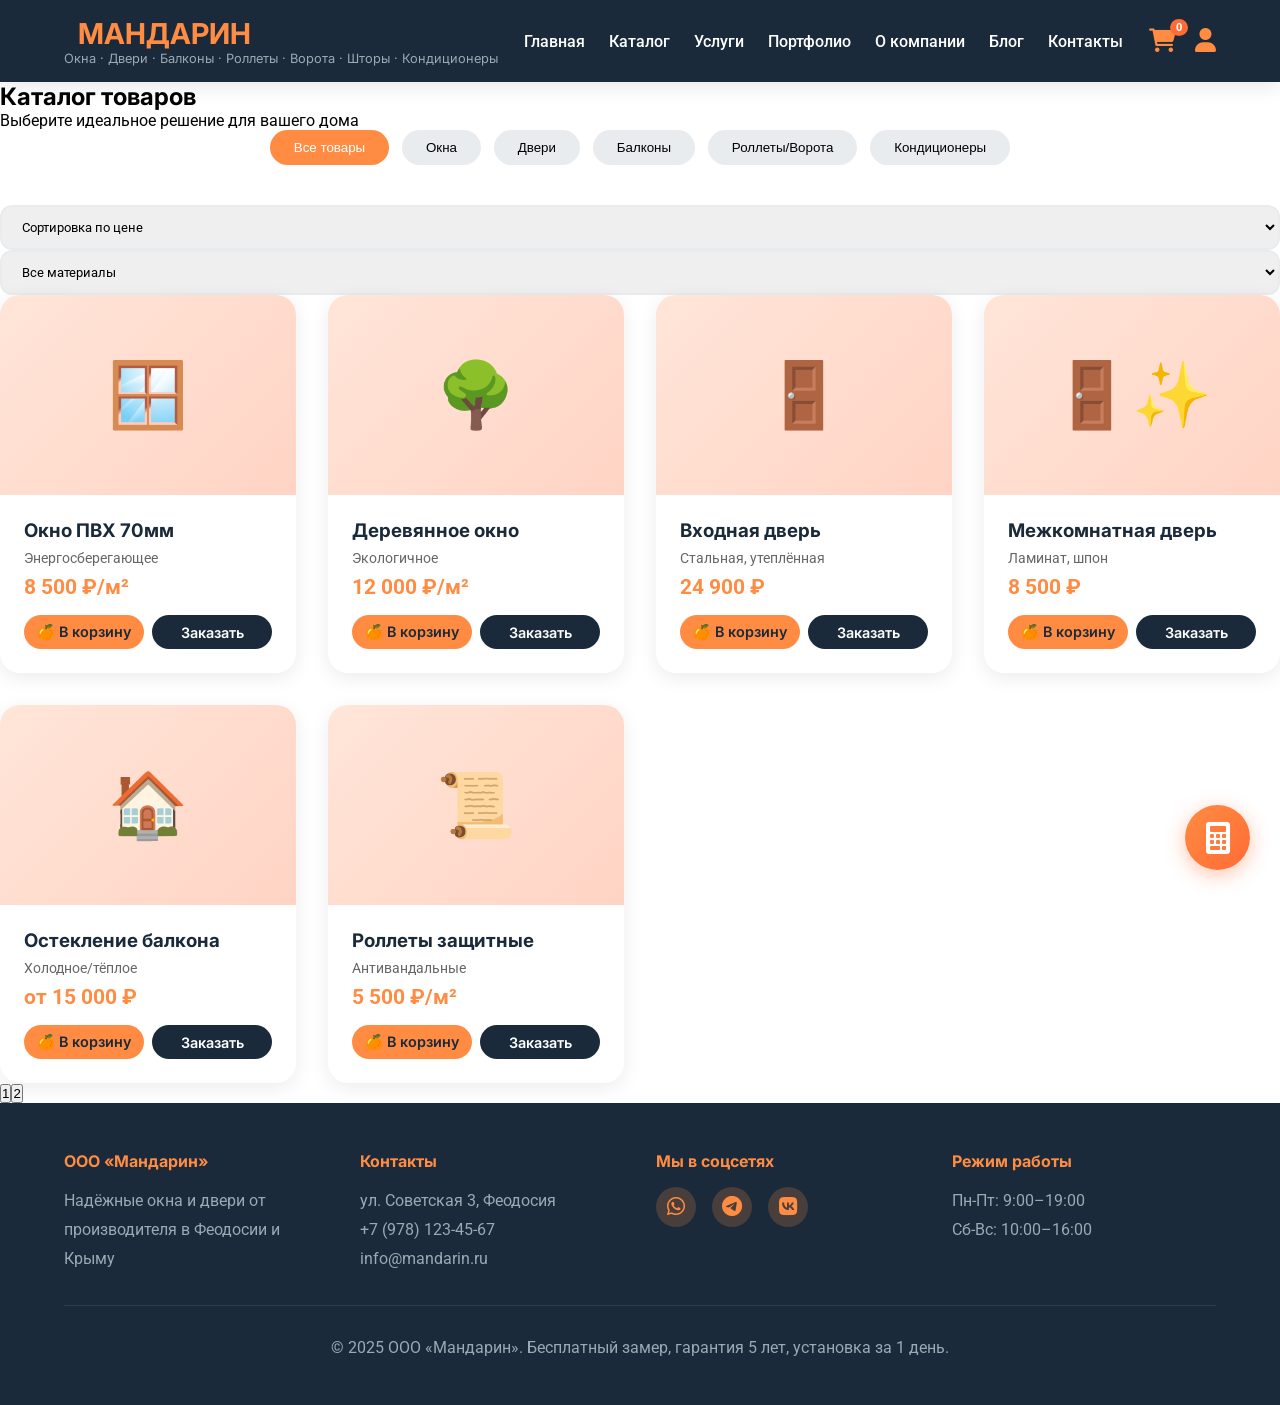
<file: pages/catalog.html>
<!DOCTYPE html>
<html lang="ru">
<head>
    <meta charset="UTF-8">
    <meta name="viewport" content="width=device-width, initial-scale=1.0">
    <title>Каталог - Мандарин | Окна, двери, балконы в Феодосии</title>
    <meta name="description" content="Широкий выбор окон, дверей, балконов, роллет, ворот и кондиционеров в Феодосии и Крыму">
    <link href="https://fonts.googleapis.com/css2?family=Inter:opsz,wght@14..32,300;14..32,400;14..32,500;14..32,600;14..32,700;14..32,800&family=Roboto:wght@300;400;500;700&display=swap" rel="stylesheet">
    <link rel="stylesheet" href="https://cdnjs.cloudflare.com/ajax/libs/font-awesome/6.0.0-beta3/css/all.min.css">
    <link rel="stylesheet" href="../css/main.css">
    <link rel="stylesheet" href="../css/animations.css">
    <link rel="stylesheet" href="../css/responsive.css">
</head>
<body>
    <div id="header"></div>

    <section class="catalog-page">
        <div class="catalog-header">
            <h1>Каталог товаров</h1>
            <p>Выберите идеальное решение для вашего дома</p>
        </div>

        <div class="catalog-filters">
            <div class="filters" id="filters"></div>
            
            <div class="additional-filters">
                <select id="priceFilter" class="filter-select">
                    <option value="all">Сортировка по цене</option>
                    <option value="asc">Сначала дешевые</option>
                    <option value="desc">Сначала дорогие</option>
                </select>
                
                <select id="materialFilter" class="filter-select">
                    <option value="all">Все материалы</option>
                    <option value="pvc">ПВХ</option>
                    <option value="wood">Дерево</option>
                    <option value="metal">Металл</option>
                </select>
            </div>
        </div>

        <div class="catalog-grid" id="catalogGrid"></div>
        
        <div class="pagination" id="pagination">
            <button class="page-btn" data-page="1">1</button>
            <button class="page-btn" data-page="2">2</button>
            <button class="page-btn" data-page="3">3</button>
        </div>
    </section>

    <div id="footer"></div>

    <div id="cartModal" class="modal"></div>
    <div id="authModal" class="modal"></div>
    <div id="chatCalculatorModal" class="modal"></div>
    <div class="chat-calculator-btn" id="chatCalculatorBtn">
        <i class="fas fa-calculator"></i>
    </div>

    <script src="../js/utils.js"></script>
    <script src="../js/auth.js"></script>
    <script src="../js/cart.js"></script>
    <script src="../js/calculator.js"></script>
    <script src="../js/catalog.js"></script>
    <script src="../js/animations.js"></script>
    <script>
        // Дополнительная логика для страницы каталога
        let currentPage = 1;
        let currentPriceSort = 'all';
        let currentMaterial = 'all';
        
        function renderCatalogWithFilters() {
            let filtered = [...catalogItems];
            
            // Фильтр по категории
            const activeFilter = document.querySelector('.filter-btn.active');
            const category = activeFilter ? activeFilter.dataset.filter : 'all';
            if (category !== 'all') {
                filtered = filtered.filter(item => item.category === category);
            }
            
            // Фильтр по материалу
            if (currentMaterial !== 'all') {
                filtered = filtered.filter(item => item.material === currentMaterial);
            }
            
            // Сортировка по цене
            if (currentPriceSort === 'asc') {
                filtered.sort((a, b) => a.price - b.price);
            } else if (currentPriceSort === 'desc') {
                filtered.sort((a, b) => b.price - a.price);
            }
            
            // Пагинация
            const itemsPerPage = 6;
            const start = (currentPage - 1) * itemsPerPage;
            const paginatedItems = filtered.slice(start, start + itemsPerPage);
            
            renderCatalogItems(paginatedItems);
            updatePagination(filtered.length, itemsPerPage);
        }
        
        function renderCatalogItems(items) {
            const grid = document.getElementById("catalogGrid");
            if (!grid) return;
            
            grid.innerHTML = items.map(item => `
                <div class="product-card">
                    <div class="product-img">${item.icon}</div>
                    <div class="product-info">
                        <h3>${item.name}</h3>
                        <p style="color:#666; font-size:0.9rem;">${item.desc}</p>
                        <div class="price">${item.priceText}</div>
                        <div class="product-buttons">
                            <button class="btn btn-orange" onclick="addToCart(${JSON.stringify(item).replace(/"/g, '&quot;')})">
                                🍊 В корзину
                            </button>
                            <button class="btn" onclick="goToOrderForm('${item.name}')">
                                Заказать
                            </button>
                        </div>
                    </div>
                </div>
            `).join("");
        }
        
        function updatePagination(totalItems, itemsPerPage) {
            const totalPages = Math.ceil(totalItems / itemsPerPage);
            const paginationDiv = document.getElementById('pagination');
            if (!paginationDiv) return;
            
            let html = '';
            for (let i = 1; i <= totalPages; i++) {
                html += `<button class="page-btn ${i === currentPage ? 'active' : ''}" data-page="${i}">${i}</button>`;
            }
            paginationDiv.innerHTML = html;
            
            document.querySelectorAll('.page-btn').forEach(btn => {
                btn.addEventListener('click', () => {
                    currentPage = parseInt(btn.dataset.page);
                    renderCatalogWithFilters();
                });
            });
        }
        
        // Рендер шапки и футера
        function renderHeader() {
            const headerHtml = `
                <header>
                    <div class="header-container">
                        <div class="logo">
                            <h1><i class="fas fa-tangerine"></i> МАНДАРИН</h1>
                            <p>Окна · Двери · Балконы · Роллеты · Ворота · Шторы · Кондиционеры</p>
                        </div>
                        <nav>
                            <ul>
                                <li><a href="../index.html">Главная</a></li>
                                <li><a href="catalog.html" class="active">Каталог</a></li>
                                <li><a href="services.html">Услуги</a></li>
                                <li><a href="portfolio.html">Портфолио</a></li>
                                <li><a href="about.html">О компании</a></li>
                                <li><a href="blog.html">Блог</a></li>
                                <li><a href="contacts.html">Контакты</a></li>
                            </ul>
                        </nav>
                        <div class="user-actions">
                            <div class="cart-icon" id="cartIcon">
                                <i class="fas fa-shopping-cart"></i>
                                <span class="cart-count" id="cartCount">0</span>
                            </div>
                            <div class="user-icon" id="userIcon">
                                <i class="fas fa-user"></i>
                            </div>
                        </div>
                    </div>
                </header>
            `;
            document.getElementById('header').innerHTML = headerHtml;
        }
        
        function renderFooter() {
            const footerHtml = `
                <footer>
                    <div class="footer-content">
                        <div class="footer-col">
                            <h4>ООО «Мандарин»</h4>
                            <p>Надёжные окна и двери от производителя в Феодосии и Крыму</p>
                        </div>
                        <div class="footer-col">
                            <h4>Контакты</h4>
                            <p>ул. Советская 3, Феодосия<br>+7 (978) 123-45-67<br>info@mandarin.ru</p>
                        </div>
                        <div class="footer-col">
                            <h4>Мы в соцсетях</h4>
                            <div class="social-links">
                                <a href="https://wa.me/79781234567" target="_blank"><i class="fab fa-whatsapp"></i></a>
                                <a href="https://t.me/mandarin_feo" target="_blank"><i class="fab fa-telegram"></i></a>
                                <a href="#" target="_blank"><i class="fab fa-vk"></i></a>
                            </div>
                        </div>
                        <div class="footer-col">
                            <h4>Режим работы</h4>
                            <p>Пн-Пт: 9:00–19:00<br>Сб-Вс: 10:00–16:00</p>
                        </div>
                    </div>
                    <div class="copyright">
                        © 2025 ООО «Мандарин». Бесплатный замер, гарантия 5 лет, установка за 1 день.
                    </div>
                </footer>
            `;
            document.getElementById('footer').innerHTML = footerHtml;
        }
        
        // Инициализация
        async function init() {
            renderHeader();
            renderFooter();
            renderFilters();
            renderCatalogWithFilters();
            await loadCartModal();
            await loadAuthModal();
            await loadCalculatorModal();
            updateCartDisplay();
            updateAuthUI();
            
            document.getElementById('cartIcon')?.addEventListener('click', openCartModal);
            document.getElementById('userIcon')?.addEventListener('click', openAuthModal);
            document.getElementById('chatCalculatorBtn')?.addEventListener('click', openChatCalculator);
            
            document.getElementById('priceFilter')?.addEventListener('change', (e) => {
                currentPriceSort = e.target.value;
                currentPage = 1;
                renderCatalogWithFilters();
            });
            
            document.getElementById('materialFilter')?.addEventListener('change', (e) => {
                currentMaterial = e.target.value;
                currentPage = 1;
                renderCatalogWithFilters();
            });
        }
        
        document.addEventListener('DOMContentLoaded', init);
    </script>
</body>
</html>
</file>
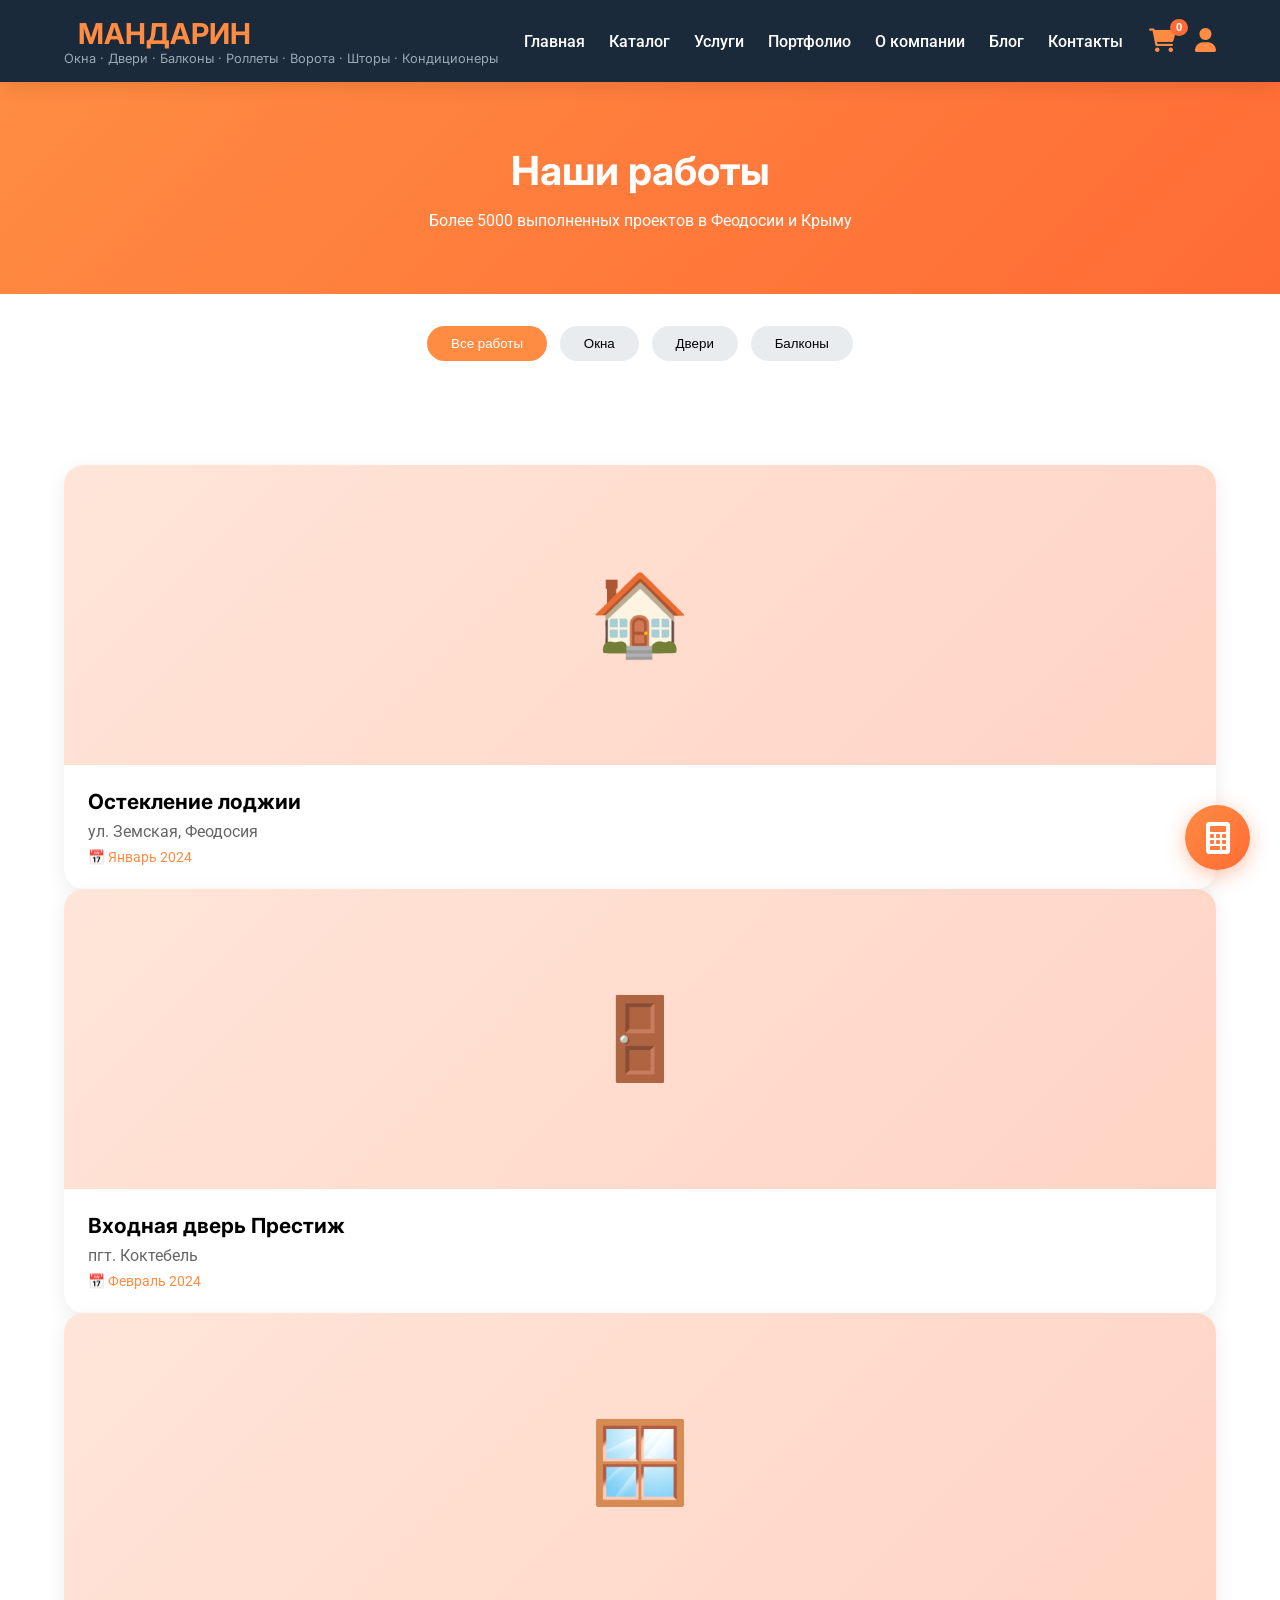
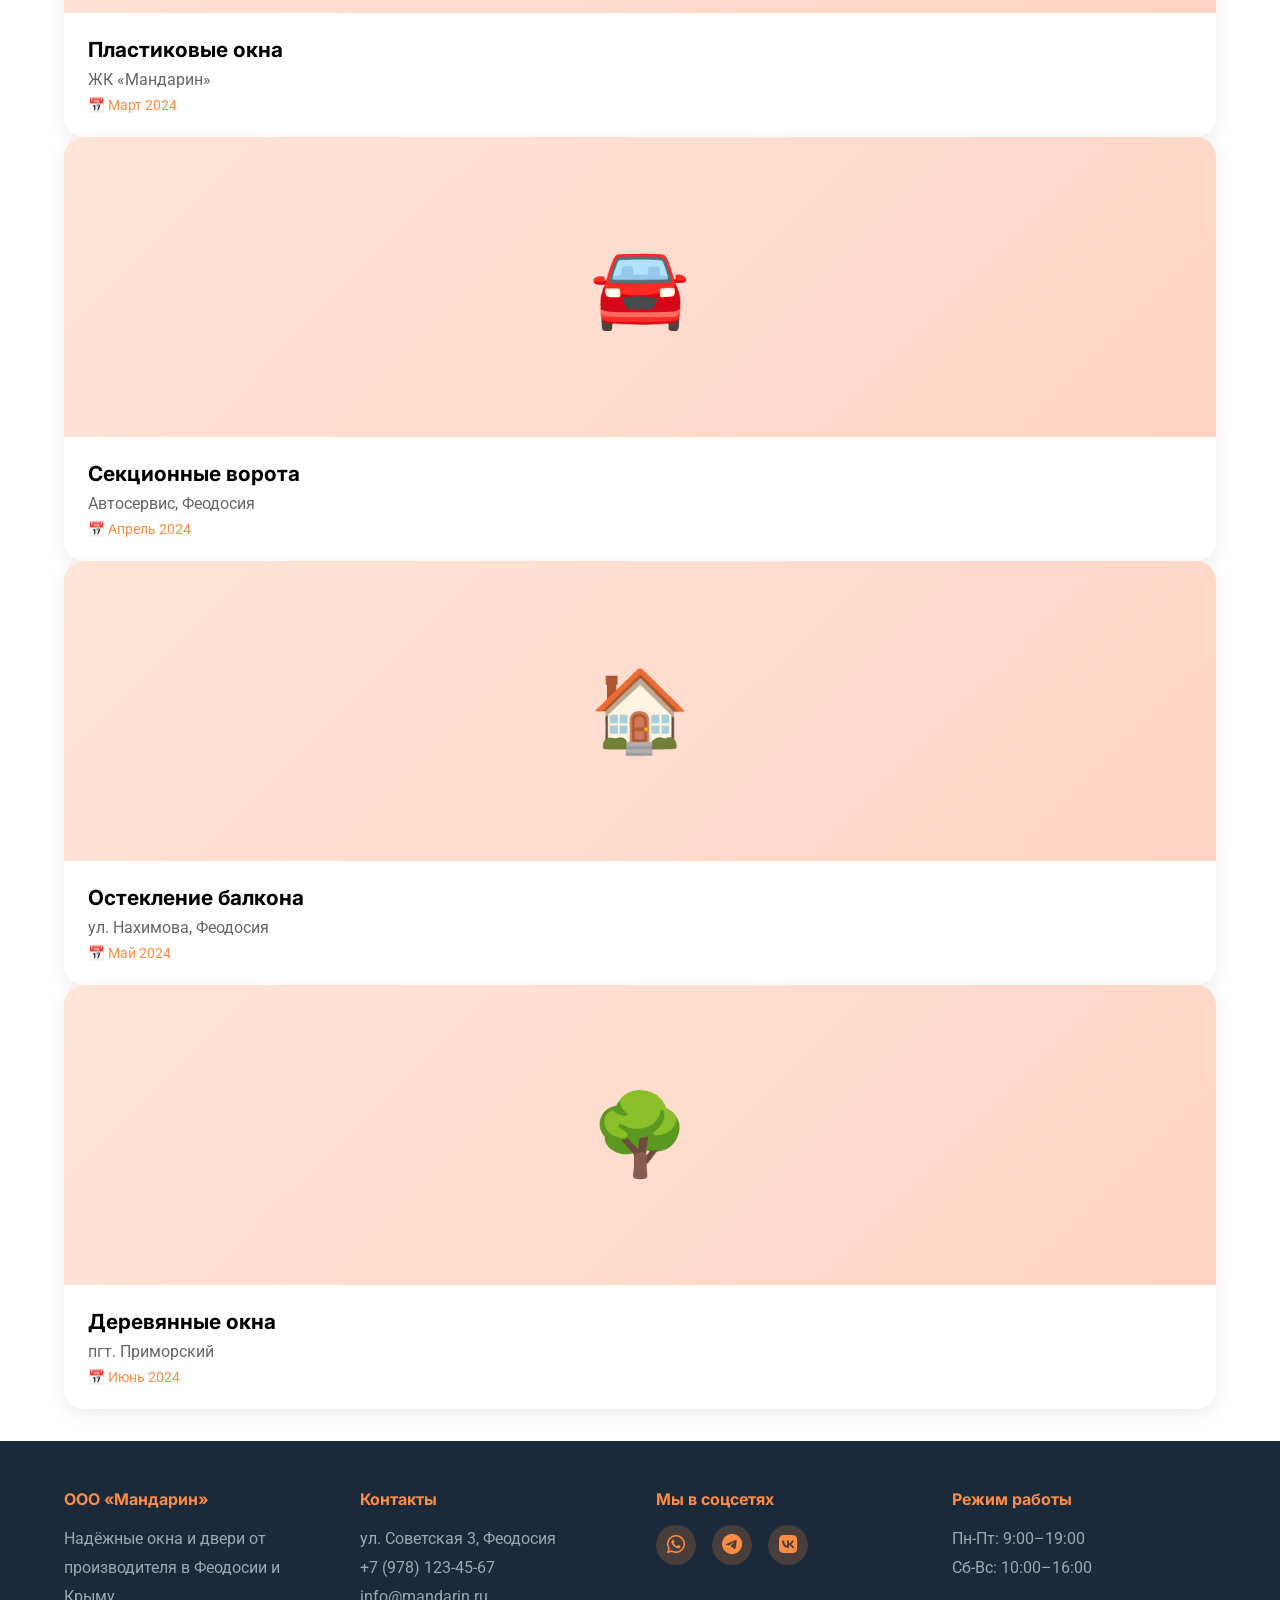
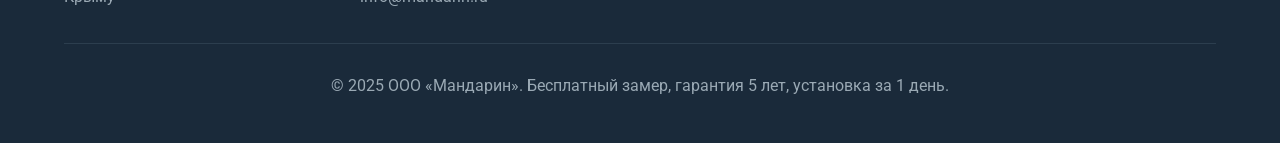
<file: pages/portfolio.html>
<!DOCTYPE html>
<html lang="ru">
<head>
    <meta charset="UTF-8">
    <meta name="viewport" content="width=device-width, initial-scale=1.0">
    <title>Портфолио - Мандарин | Наши работы</title>
    <link href="https://fonts.googleapis.com/css2?family=Inter:opsz,wght@14..32,300;14..32,400;14..32,500;14..32,600;14..32,700;14..32,800&family=Roboto:wght@300;400;500;700&display=swap" rel="stylesheet">
    <link rel="stylesheet" href="https://cdnjs.cloudflare.com/ajax/libs/font-awesome/6.0.0-beta3/css/all.min.css">
    <link rel="stylesheet" href="../css/main.css">
    <link rel="stylesheet" href="../css/animations.css">
    <link rel="stylesheet" href="../css/responsive.css">
    <style>
        .portfolio-header {
            background: linear-gradient(135deg, #FF8C42, #FF6B35);
            color: white;
            padding: 4rem 5%;
            text-align: center;
        }
        
        .portfolio-header h1 {
            font-size: 2.5rem;
            margin-bottom: 1rem;
        }
        
        .portfolio-filters {
            padding: 2rem 5%;
            text-align: center;
        }
        
        .portfolio-grid-page {
            padding: 2rem 5%;
            max-width: 1400px;
            margin: 0 auto;
        }
        
        .portfolio-item-large {
            background: white;
            border-radius: 20px;
            overflow: hidden;
            box-shadow: 0 5px 20px rgba(0,0,0,0.08);
            transition: all 0.3s;
            cursor: pointer;
        }
        
        .portfolio-item-large:hover {
            transform: translateY(-10px);
            box-shadow: 0 15px 35px rgba(0,0,0,0.15);
        }
        
        .portfolio-img-large {
            height: 300px;
            background: linear-gradient(135deg, #FFE5D9, #FFD4C4);
            display: flex;
            align-items: center;
            justify-content: center;
            font-size: 5rem;
            position: relative;
            overflow: hidden;
        }
        
        .portfolio-overlay {
            position: absolute;
            top: 0;
            left: 0;
            width: 100%;
            height: 100%;
            background: rgba(0,0,0,0.7);
            display: flex;
            align-items: center;
            justify-content: center;
            opacity: 0;
            transition: opacity 0.3s;
        }
        
        .portfolio-item-large:hover .portfolio-overlay {
            opacity: 1;
        }
        
        .portfolio-info-large {
            padding: 1.5rem;
        }
        
        .portfolio-info-large h3 {
            font-size: 1.3rem;
            margin-bottom: 0.5rem;
        }
        
        .portfolio-info-large p {
            color: #666;
        }
        
        .portfolio-info-large .date {
            font-size: 0.85rem;
            color: #FF8C42;
            margin-top: 0.5rem;
        }
        
        /* Модальное окно просмотра работы */
        .work-modal .modal-content {
            max-width: 800px;
        }
        
        .work-gallery {
            display: grid;
            grid-template-columns: repeat(auto-fit, minmax(200px, 1fr));
            gap: 1rem;
            margin: 1rem 0;
        }
        
        .work-gallery-item {
            background: #f0f0f0;
            border-radius: 12px;
            height: 150px;
            display: flex;
            align-items: center;
            justify-content: center;
            font-size: 3rem;
        }
    </style>
</head>
<body>
    <div id="header"></div>

    <div class="portfolio-header">
        <h1>Наши работы</h1>
        <p>Более 5000 выполненных проектов в Феодосии и Крыму</p>
    </div>

    <div class="portfolio-filters">
        <div class="filters" id="portfolioFilters">
            <button class="filter-btn active" data-filter="all">Все работы</button>
            <button class="filter-btn" data-filter="windows">Окна</button>
            <button class="filter-btn" data-filter="doors">Двери</button>
            <button class="filter-btn" data-filter="balconies">Балконы</button>
        </div>
    </div>

    <div class="portfolio-grid-page" id="portfolioGridPage"></div>

    <div id="footer"></div>

    <!-- Модальное окно просмотра работы -->
    <div id="workModal" class="modal">
        <div class="modal-content work-modal">
            <div class="modal-header">
                <h3 id="workModalTitle"></h3>
                <span class="close-modal" onclick="closeWorkModal()">&times;</span>
            </div>
            <div id="workModalContent"></div>
        </div>
    </div>

    <div id="cartModal" class="modal"></div>
    <div id="authModal" class="modal"></div>
    <div id="chatCalculatorModal" class="modal"></div>
    <div class="chat-calculator-btn" id="chatCalculatorBtn">
        <i class="fas fa-calculator"></i>
    </div>

    <script src="../js/utils.js"></script>
    <script src="../js/auth.js"></script>
    <script src="../js/cart.js"></script>
    <script src="../js/calculator.js"></script>
    <script src="../js/animations.js"></script>
    <script>
        const portfolioWorks = [
            { id: 1, title: "Остекление лоджии", category: "balconies", icon: "🏠", desc: "ул. Земская, Феодосия", date: "Январь 2024", address: "ул. Земская, 15", client: "Семья Ивановых", gallery: ["🏠", "🪟", "🏢"] },
            { id: 2, title: "Входная дверь Престиж", category: "doors", icon: "🚪", desc: "пгт. Коктебель", date: "Февраль 2024", address: "ул. Морская, 7", client: "Петр Сидоренко", gallery: ["🚪", "🔑", "🏠"] },
            { id: 3, title: "Пластиковые окна", category: "windows", icon: "🪟", desc: "ЖК «Мандарин»", date: "Март 2024", address: "ул. Советская, 3", client: "ООО «Мандарин»", gallery: ["🪟", "🏢", "🪟"] },
            { id: 4, title: "Секционные ворота", category: "doors", icon: "🚘", desc: "Автосервис, Феодосия", date: "Апрель 2024", address: "ул. Промышленная, 12", client: "Автосервис «Скорость»", gallery: ["🚘", "🔧", "🏭"] },
            { id: 5, title: "Остекление балкона", category: "balconies", icon: "🏠", desc: "ул. Нахимова, Феодосия", date: "Май 2024", address: "ул. Нахимова, 8", client: "Елена Васильева", gallery: ["🏠", "🌊", "🪟"] },
            { id: 6, title: "Деревянные окна", category: "windows", icon: "🌳", desc: "пгт. Приморский", date: "Июнь 2024", address: "ул. Лесная, 3", client: "Алексей Морозов", gallery: ["🌳", "🪟", "🏡"] }
        ];
        
        function renderPortfolioPage(filter = "all") {
            const grid = document.getElementById("portfolioGridPage");
            if (!grid) return;
            
            const filtered = filter === "all" ? portfolioWorks : portfolioWorks.filter(w => w.category === filter);
            
            grid.innerHTML = filtered.map(work => `
                <div class="portfolio-item-large" onclick="openWorkModal(${work.id})">
                    <div class="portfolio-img-large">
                        ${work.icon}
                        <div class="portfolio-overlay">
                            <i class="fas fa-search-plus" style="color: white; font-size: 2rem;"></i>
                        </div>
                    </div>
                    <div class="portfolio-info-large">
                        <h3>${work.title}</h3>
                        <p>${work.desc}</p>
                        <div class="date">📅 ${work.date}</div>
                    </div>
                </div>
            `).join("");
        }
        
        function openWorkModal(workId) {
            const work = portfolioWorks.find(w => w.id === workId);
            if (!work) return;
            
            document.getElementById('workModalTitle').textContent = work.title;
            document.getElementById('workModalContent').innerHTML = `
                <div class="work-gallery">
                    ${work.gallery.map(img => `<div class="work-gallery-item">${img}</div>`).join('')}
                </div>
                <div style="margin-top: 1rem;">
                    <p><strong>📍 Адрес:</strong> ${work.address}</p>
                    <p><strong>👤 Клиент:</strong> ${work.client}</p>
                    <p><strong>📅 Дата выполнения:</strong> ${work.date}</p>
                    <p><strong>📝 Описание:</strong> ${work.desc}</p>
                </div>
                <button class="btn btn-orange" style="width:100%; margin-top:1rem;" onclick="window.location.href='../index.html#request'">
                    Заказать такой же
                </button>
            `;
            
            document.getElementById('workModal').classList.add('active');
        }
        
        function closeWorkModal() {
            document.getElementById('workModal').classList.remove('active');
        }
        
        function renderHeader() {
            const headerHtml = `
                <header>
                    <div class="header-container">
                        <div class="logo">
                            <h1><i class="fas fa-tangerine"></i> МАНДАРИН</h1>
                            <p>Окна · Двери · Балконы · Роллеты · Ворота · Шторы · Кондиционеры</p>
                        </div>
                        <nav>
                            <ul>
                                <li><a href="../index.html">Главная</a></li>
                                <li><a href="catalog.html">Каталог</a></li>
                                <li><a href="services.html">Услуги</a></li>
                                <li><a href="portfolio.html" class="active">Портфолио</a></li>
                                <li><a href="about.html">О компании</a></li>
                                <li><a href="blog.html">Блог</a></li>
                                <li><a href="contacts.html">Контакты</a></li>
                            </ul>
                        </nav>
                        <div class="user-actions">
                            <div class="cart-icon" id="cartIcon">
                                <i class="fas fa-shopping-cart"></i>
                                <span class="cart-count" id="cartCount">0</span>
                            </div>
                            <div class="user-icon" id="userIcon">
                                <i class="fas fa-user"></i>
                            </div>
                        </div>
                    </div>
                </header>
            `;
            document.getElementById('header').innerHTML = headerHtml;
        }
        
        function renderFooter() {
            const footerHtml = `
                <footer>
                    <div class="footer-content">
                        <div class="footer-col">
                            <h4>ООО «Мандарин»</h4>
                            <p>Надёжные окна и двери от производителя в Феодосии и Крыму</p>
                        </div>
                        <div class="footer-col">
                            <h4>Контакты</h4>
                            <p>ул. Советская 3, Феодосия<br>+7 (978) 123-45-67<br>info@mandarin.ru</p>
                        </div>
                        <div class="footer-col">
                            <h4>Мы в соцсетях</h4>
                            <div class="social-links">
                                <a href="https://wa.me/79781234567" target="_blank"><i class="fab fa-whatsapp"></i></a>
                                <a href="https://t.me/mandarin_feo" target="_blank"><i class="fab fa-telegram"></i></a>
                                <a href="#" target="_blank"><i class="fab fa-vk"></i></a>
                            </div>
                        </div>
                        <div class="footer-col">
                            <h4>Режим работы</h4>
                            <p>Пн-Пт: 9:00–19:00<br>Сб-Вс: 10:00–16:00</p>
                        </div>
                    </div>
                    <div class="copyright">
                        © 2025 ООО «Мандарин». Бесплатный замер, гарантия 5 лет, установка за 1 день.
                    </div>
                </footer>
            `;
            document.getElementById('footer').innerHTML = footerHtml;
        }
        
        async function init() {
            renderHeader();
            renderFooter();
            renderPortfolioPage();
            await loadCartModal();
            await loadAuthModal();
            await loadCalculatorModal();
            updateCartDisplay();
            updateAuthUI();
            
            document.getElementById('cartIcon')?.addEventListener('click', openCartModal);
            document.getElementById('userIcon')?.addEventListener('click', openAuthModal);
            document.getElementById('chatCalculatorBtn')?.addEventListener('click', openChatCalculator);
            
            document.querySelectorAll('#portfolioFilters .filter-btn').forEach(btn => {
                btn.addEventListener('click', function() {
                    document.querySelectorAll('#portfolioFilters .filter-btn').forEach(b => b.classList.remove('active'));
                    this.classList.add('active');
                    renderPortfolioPage(this.dataset.filter);
                });
            });
        }
        
        window.openWorkModal = openWorkModal;
        window.closeWorkModal = closeWorkModal;
        document.addEventListener('DOMContentLoaded', init);
    </script>
</body>
</html>
</file>
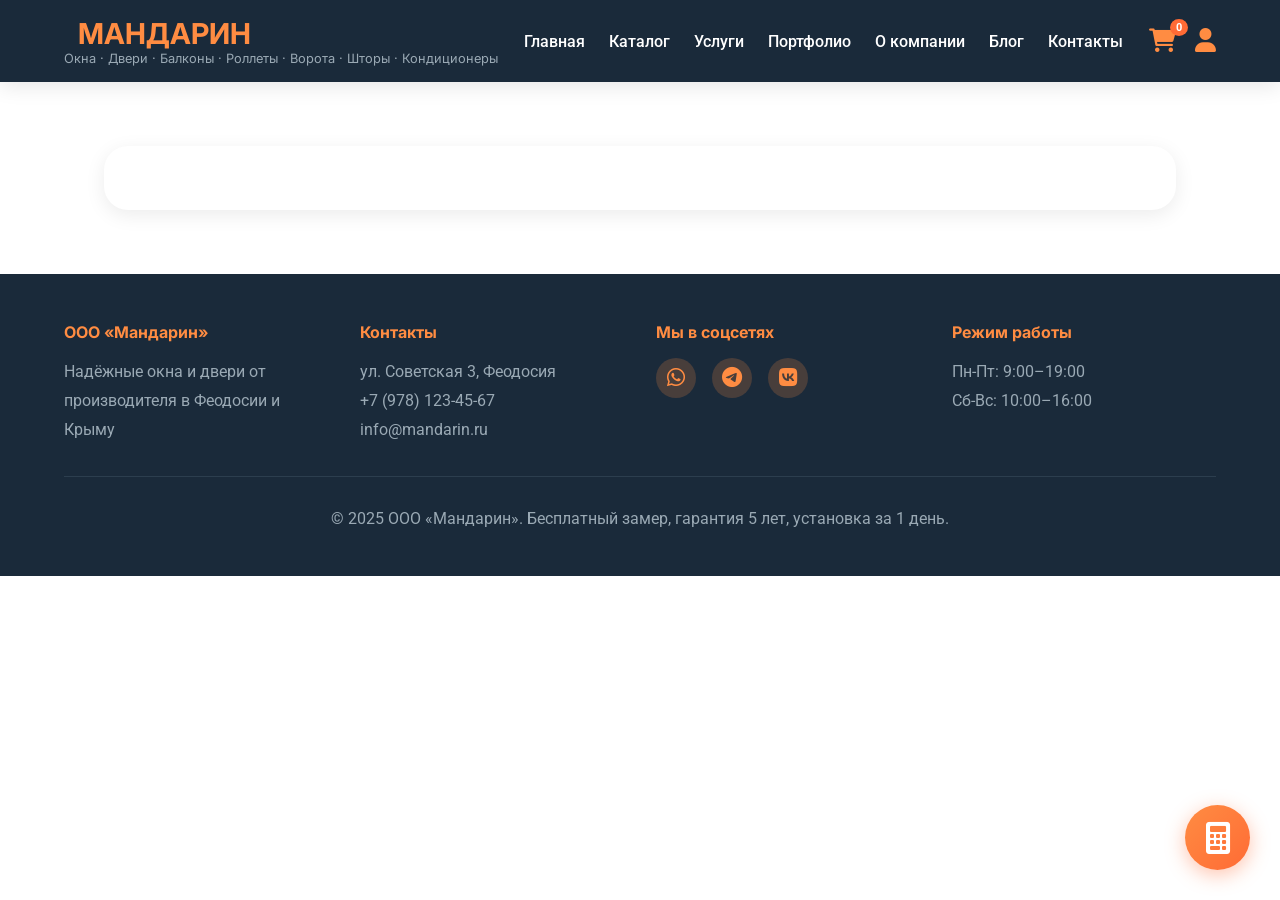
<file: pages/product-detail.html>
<!DOCTYPE html>
<html lang="ru">
<head>
    <meta charset="UTF-8">
    <meta name="viewport" content="width=device-width, initial-scale=1.0">
    <title>Товар - Мандарин</title>
    <link href="https://fonts.googleapis.com/css2?family=Inter:opsz,wght@14..32,300;14..32,400;14..32,500;14..32,600;14..32,700;14..32,800&family=Roboto:wght@300;400;500;700&display=swap" rel="stylesheet">
    <link rel="stylesheet" href="https://cdnjs.cloudflare.com/ajax/libs/font-awesome/6.0.0-beta3/css/all.min.css">
    <link rel="stylesheet" href="../css/main.css">
    <link rel="stylesheet" href="../css/animations.css">
    <link rel="stylesheet" href="../css/responsive.css">
    <style>
        .product-detail {
            padding: 4rem 5%;
            max-width: 1200px;
            margin: 0 auto;
        }
        
        .product-detail-container {
            display: grid;
            grid-template-columns: 1fr 1fr;
            gap: 3rem;
            background: white;
            border-radius: 24px;
            padding: 2rem;
            box-shadow: 0 5px 20px rgba(0,0,0,0.08);
        }
        
        .product-gallery {
            position: sticky;
            top: 100px;
        }
        
        .main-image {
            width: 100%;
            height: 400px;
            background: linear-gradient(135deg, #FFE5D9, #FFD4C4);
            border-radius: 20px;
            display: flex;
            align-items: center;
            justify-content: center;
            font-size: 8rem;
            margin-bottom: 1rem;
        }
        
        .thumbnail-images {
            display: flex;
            gap: 1rem;
            margin-top: 1rem;
        }
        
        .thumbnail {
            width: 80px;
            height: 80px;
            background: #f0f0f0;
            border-radius: 12px;
            cursor: pointer;
            transition: all 0.3s;
            display: flex;
            align-items: center;
            justify-content: center;
            font-size: 2rem;
        }
        
        .thumbnail:hover, .thumbnail.active {
            border: 2px solid #FF8C42;
            transform: scale(1.05);
        }
        
        .product-info h1 {
            font-size: 2rem;
            color: #1A2A3A;
            margin-bottom: 1rem;
        }
        
        .product-price {
            font-size: 2rem;
            color: #FF8C42;
            font-weight: bold;
            margin: 1rem 0;
        }
        
        .product-description {
            color: #666;
            line-height: 1.6;
            margin: 1rem 0;
        }
        
        .product-characteristics {
            background: #F8F9FA;
            padding: 1.5rem;
            border-radius: 16px;
            margin: 1.5rem 0;
        }
        
        .characteristic-item {
            display: flex;
            justify-content: space-between;
            padding: 0.5rem 0;
            border-bottom: 1px solid #e9ecef;
        }
        
        .quantity-selector {
            display: flex;
            align-items: center;
            gap: 1rem;
            margin: 1.5rem 0;
        }
        
        .quantity-btn {
            width: 40px;
            height: 40px;
            background: #e9ecef;
            border: none;
            border-radius: 8px;
            cursor: pointer;
            font-size: 1.2rem;
            transition: all 0.3s;
        }
        
        .quantity-btn:hover {
            background: #FF8C42;
            color: white;
        }
        
        .quantity-input {
            width: 80px;
            text-align: center;
            font-size: 1.2rem;
        }
        
        .action-buttons {
            display: flex;
            gap: 1rem;
            margin-top: 2rem;
        }
        
        .action-buttons .btn {
            flex: 1;
            text-align: center;
        }
        
        @media (max-width: 768px) {
            .product-detail-container {
                grid-template-columns: 1fr;
                gap: 2rem;
            }
            
            .product-gallery {
                position: static;
            }
        }
    </style>
</head>
<body>
    <div id="header"></div>

    <div class="product-detail" id="productDetail">
        <div class="product-detail-container" id="productContainer">
            <!-- Контент будет загружен через JS -->
        </div>
    </div>

    <div id="footer"></div>

    <div id="cartModal" class="modal"></div>
    <div id="authModal" class="modal"></div>
    <div id="chatCalculatorModal" class="modal"></div>
    <div class="chat-calculator-btn" id="chatCalculatorBtn">
        <i class="fas fa-calculator"></i>
    </div>

    <script src="../js/utils.js"></script>
    <script src="../js/auth.js"></script>
    <script src="../js/cart.js"></script>
    <script src="../js/calculator.js"></script>
    <script src="../js/animations.js"></script>
    <script>
        // Получаем ID товара из URL
        const urlParams = new URLSearchParams(window.location.search);
        const productId = parseInt(urlParams.get('id'));
        
        let currentProduct = null;
        let quantity = 1;
        
        function loadProduct() {
            // Ищем товар в каталоге
            currentProduct = catalogItems.find(item => item.id === productId);
            
            if (!currentProduct) {
                window.location.href = 'catalog.html';
                return;
            }
            
            renderProduct();
        }
        
        function renderProduct() {
            const container = document.getElementById('productContainer');
            if (!container) return;
            
            container.innerHTML = `
                <div class="product-gallery">
                    <div class="main-image">${currentProduct.icon}</div>
                    <div class="thumbnail-images">
                        <div class="thumbnail">${currentProduct.icon}</div>
                        <div class="thumbnail">🪟</div>
                        <div class="thumbnail">🏠</div>
                    </div>
                </div>
                <div class="product-info">
                    <h1>${currentProduct.name}</h1>
                    <div class="product-price">${currentProduct.priceText}</div>
                    <div class="product-description">
                        ${currentProduct.desc || 'Высококачественное изделие от производителя. Гарантия качества и надежности.'}
                    </div>
                    <div class="product-characteristics">
                        <h3>Характеристики:</h3>
                        <div class="characteristic-item">
                            <span>Материал:</span>
                            <span>${currentProduct.material || 'ПВХ'}</span>
                        </div>
                        <div class="characteristic-item">
                            <span>Производитель:</span>
                            <span>ООО «Мандарин»</span>
                        </div>
                        <div class="characteristic-item">
                            <span>Гарантия:</span>
                            <span>5 лет</span>
                        </div>
                        <div class="characteristic-item">
                            <span>Срок установки:</span>
                            <span>1 день</span>
                        </div>
                    </div>
                    <div class="quantity-selector">
                        <button class="quantity-btn" onclick="decreaseQuantity()">-</button>
                        <input type="number" class="quantity-input" id="quantity" value="${quantity}" min="1" readonly>
                        <button class="quantity-btn" onclick="increaseQuantity()">+</button>
                    </div>
                    <div class="action-buttons">
                        <button class="btn btn-orange" onclick="addToCartWithQuantity()">
                            🍊 Добавить в корзину
                        </button>
                        <button class="btn" onclick="goToOrderFormWithProduct()">
                            Заказать
                        </button>
                    </div>
                </div>
            `;
        }
        
        function decreaseQuantity() {
            if (quantity > 1) {
                quantity--;
                document.getElementById('quantity').value = quantity;
            }
        }
        
        function increaseQuantity() {
            quantity++;
            document.getElementById('quantity').value = quantity;
        }
        
        function addToCartWithQuantity() {
            const itemToAdd = { ...currentProduct, quantity: quantity };
            const existing = cart.find(cartItem => cartItem.id === itemToAdd.id);
            if (existing) {
                existing.quantity += quantity;
            } else {
                cart.push(itemToAdd);
            }
            updateCartDisplay();
            showNotification(`🍊 ${currentProduct.name} добавлен в корзину в количестве ${quantity} шт.`);
        }
        
        function goToOrderFormWithProduct() {
            window.location.href = '../index.html#request';
            if (currentUser) {
                localStorage.setItem('orderProduct', JSON.stringify({
                    name: currentProduct.name,
                    quantity: quantity
                }));
            }
        }
        
        function renderHeader() {
            const headerHtml = `
                <header>
                    <div class="header-container">
                        <div class="logo">
                            <h1><i class="fas fa-tangerine"></i> МАНДАРИН</h1>
                            <p>Окна · Двери · Балконы · Роллеты · Ворота · Шторы · Кондиционеры</p>
                        </div>
                        <nav>
                            <ul>
                                <li><a href="../index.html">Главная</a></li>
                                <li><a href="catalog.html">Каталог</a></li>
                                <li><a href="services.html">Услуги</a></li>
                                <li><a href="portfolio.html">Портфолио</a></li>
                                <li><a href="about.html">О компании</a></li>
                                <li><a href="blog.html">Блог</a></li>
                                <li><a href="contacts.html">Контакты</a></li>
                            </ul>
                        </nav>
                        <div class="user-actions">
                            <div class="cart-icon" id="cartIcon">
                                <i class="fas fa-shopping-cart"></i>
                                <span class="cart-count" id="cartCount">0</span>
                            </div>
                            <div class="user-icon" id="userIcon">
                                <i class="fas fa-user"></i>
                            </div>
                        </div>
                    </div>
                </header>
            `;
            document.getElementById('header').innerHTML = headerHtml;
        }
        
        function renderFooter() {
            const footerHtml = `
                <footer>
                    <div class="footer-content">
                        <div class="footer-col">
                            <h4>ООО «Мандарин»</h4>
                            <p>Надёжные окна и двери от производителя в Феодосии и Крыму</p>
                        </div>
                        <div class="footer-col">
                            <h4>Контакты</h4>
                            <p>ул. Советская 3, Феодосия<br>+7 (978) 123-45-67<br>info@mandarin.ru</p>
                        </div>
                        <div class="footer-col">
                            <h4>Мы в соцсетях</h4>
                            <div class="social-links">
                                <a href="https://wa.me/79781234567" target="_blank"><i class="fab fa-whatsapp"></i></a>
                                <a href="https://t.me/mandarin_feo" target="_blank"><i class="fab fa-telegram"></i></a>
                                <a href="#" target="_blank"><i class="fab fa-vk"></i></a>
                            </div>
                        </div>
                        <div class="footer-col">
                            <h4>Режим работы</h4>
                            <p>Пн-Пт: 9:00–19:00<br>Сб-Вс: 10:00–16:00</p>
                        </div>
                    </div>
                    <div class="copyright">
                        © 2025 ООО «Мандарин». Бесплатный замер, гарантия 5 лет, установка за 1 день.
                    </div>
                </footer>
            `;
            document.getElementById('footer').innerHTML = footerHtml;
        }
        
        async function init() {
            renderHeader();
            renderFooter();
            loadProduct();
            await loadCartModal();
            await loadAuthModal();
            await loadCalculatorModal();
            updateCartDisplay();
            updateAuthUI();
            
            document.getElementById('cartIcon')?.addEventListener('click', openCartModal);
            document.getElementById('userIcon')?.addEventListener('click', openAuthModal);
            document.getElementById('chatCalculatorBtn')?.addEventListener('click', openChatCalculator);
        }
        
        document.addEventListener('DOMContentLoaded', init);
    </script>
</body>
</html>
</file>
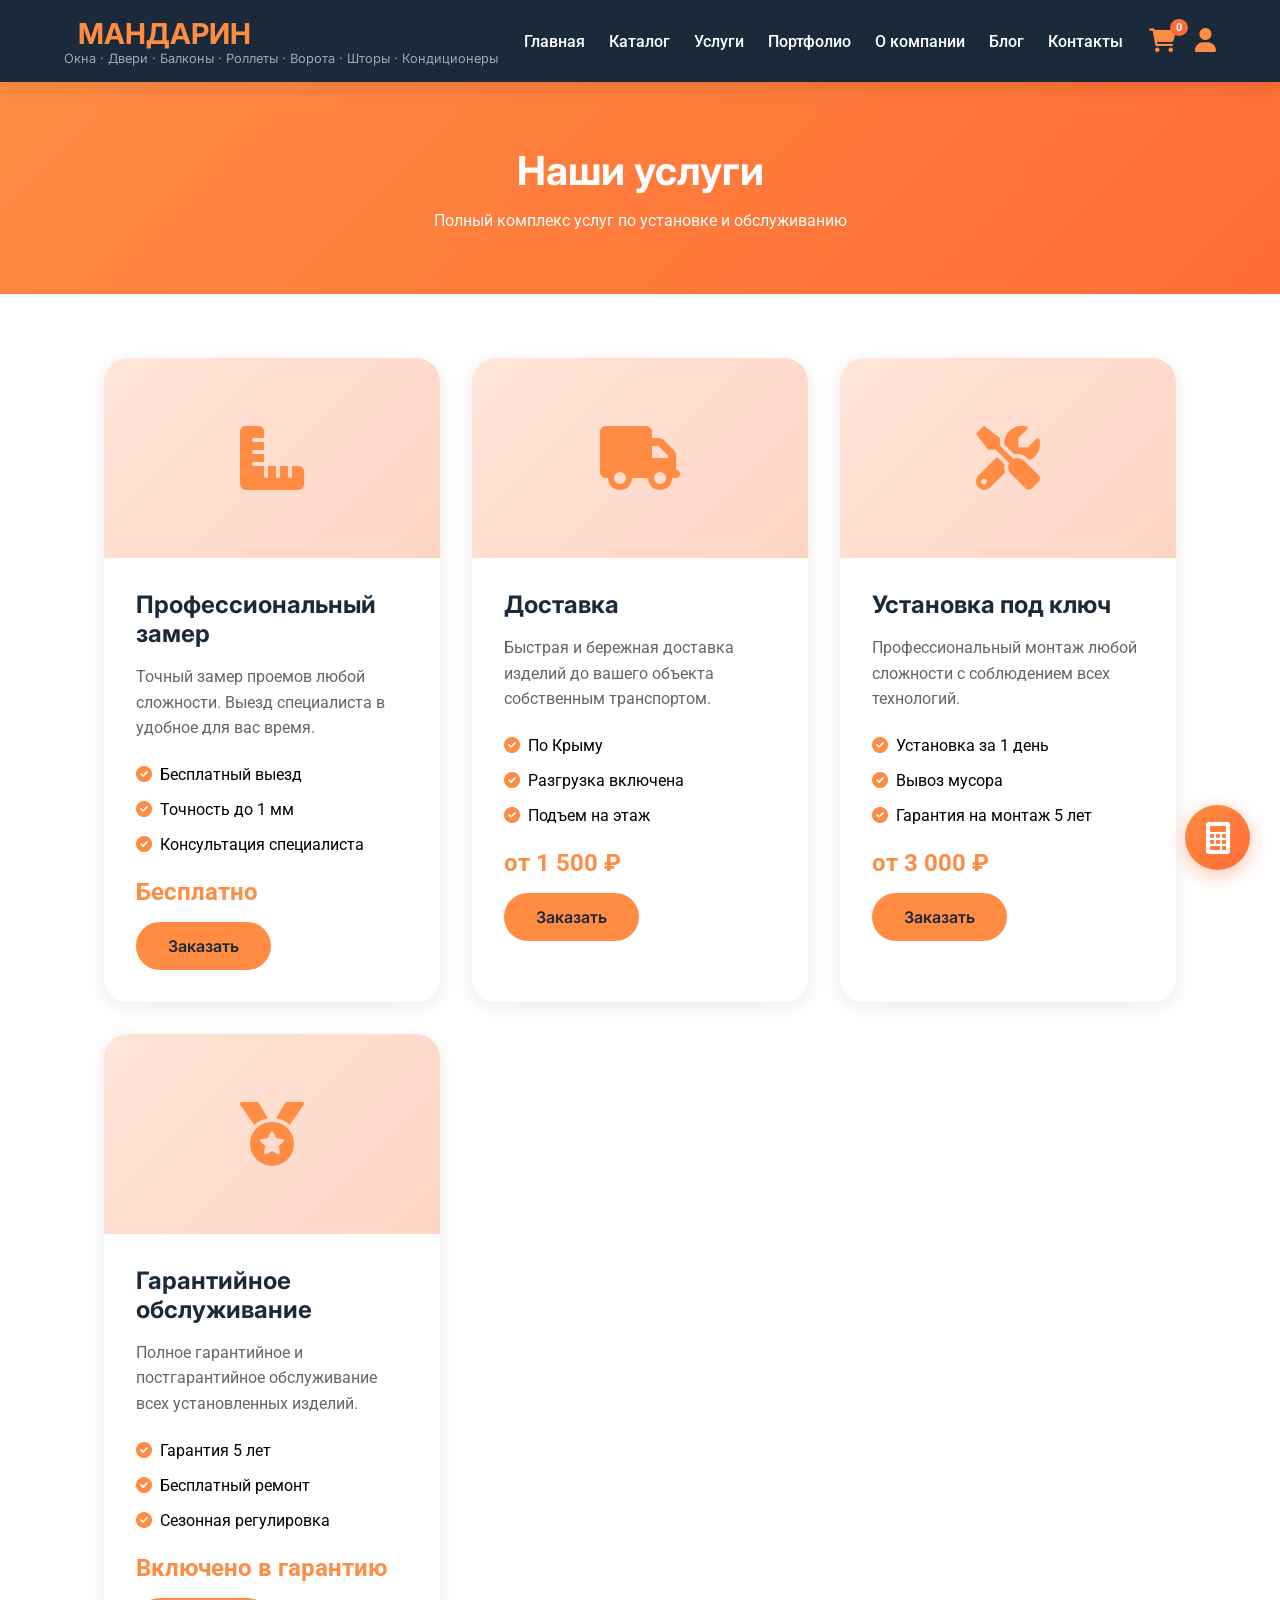
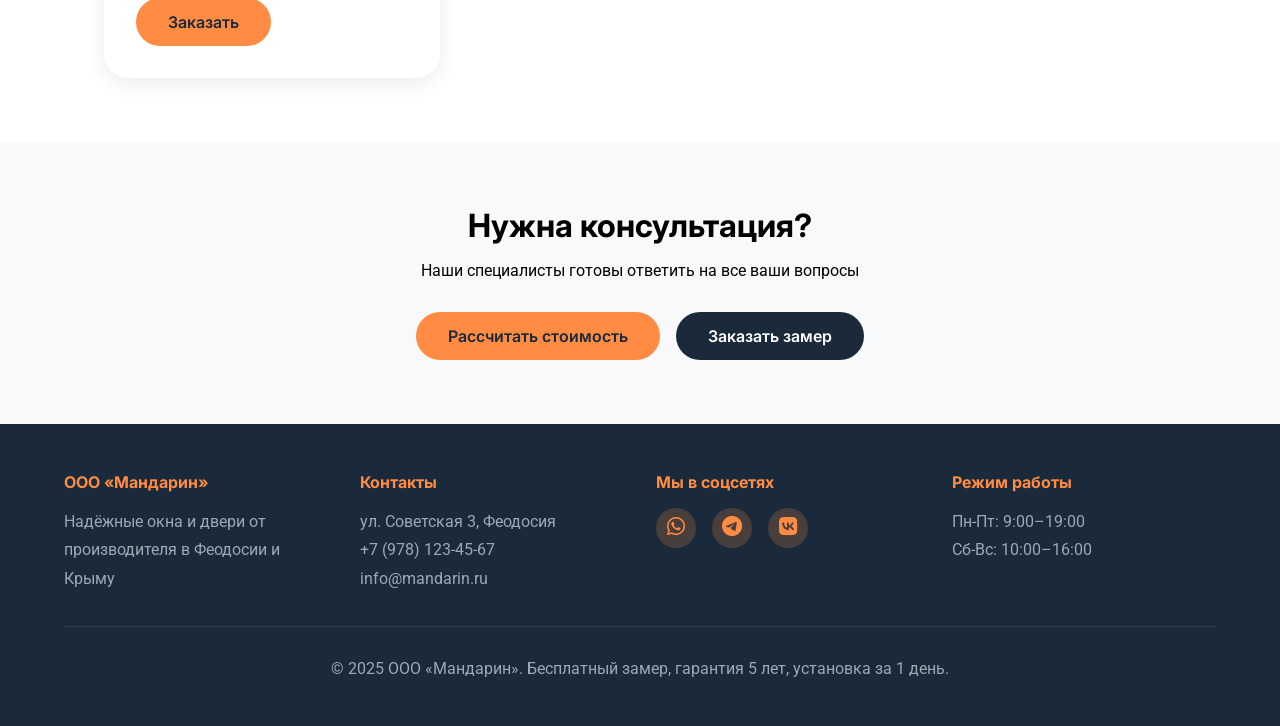
<file: pages/services.html>
<!DOCTYPE html>
<html lang="ru">
<head>
    <meta charset="UTF-8">
    <meta name="viewport" content="width=device-width, initial-scale=1.0">
    <title>Услуги - Мандарин | Замер, доставка, установка, гарантия</title>
    <link href="https://fonts.googleapis.com/css2?family=Inter:opsz,wght@14..32,300;14..32,400;14..32,500;14..32,600;14..32,700;14..32,800&family=Roboto:wght@300;400;500;700&display=swap" rel="stylesheet">
    <link rel="stylesheet" href="https://cdnjs.cloudflare.com/ajax/libs/font-awesome/6.0.0-beta3/css/all.min.css">
    <link rel="stylesheet" href="../css/main.css">
    <link rel="stylesheet" href="../css/animations.css">
    <link rel="stylesheet" href="../css/responsive.css">
    <style>
        .services-header {
            background: linear-gradient(135deg, #FF8C42, #FF6B35);
            color: white;
            padding: 4rem 5%;
            text-align: center;
        }
        
        .services-header h1 {
            font-size: 2.5rem;
            margin-bottom: 1rem;
        }
        
        .service-detail {
            padding: 4rem 5%;
            max-width: 1200px;
            margin: 0 auto;
        }
        
        .service-detail-grid {
            display: grid;
            grid-template-columns: repeat(auto-fit, minmax(300px, 1fr));
            gap: 2rem;
        }
        
        .service-card-large {
            background: white;
            border-radius: 24px;
            overflow: hidden;
            box-shadow: 0 5px 20px rgba(0,0,0,0.08);
            transition: all 0.3s;
        }
        
        .service-card-large:hover {
            transform: translateY(-5px);
            box-shadow: 0 15px 35px rgba(0,0,0,0.15);
        }
        
        .service-icon-large {
            height: 200px;
            background: linear-gradient(135deg, #FFE5D9, #FFD4C4);
            display: flex;
            align-items: center;
            justify-content: center;
            font-size: 4rem;
        }
        
        .service-content {
            padding: 2rem;
        }
        
        .service-content h3 {
            font-size: 1.5rem;
            color: #1A2A3A;
            margin-bottom: 1rem;
        }
        
        .service-content p {
            color: #666;
            line-height: 1.6;
            margin-bottom: 1rem;
        }
        
        .service-features {
            list-style: none;
            margin: 1rem 0;
        }
        
        .service-features li {
            padding: 0.5rem 0;
            display: flex;
            align-items: center;
            gap: 0.5rem;
        }
        
        .service-features li i {
            color: #FF8C42;
        }
        
        .price-tag {
            font-size: 1.5rem;
            color: #FF8C42;
            font-weight: bold;
            margin: 1rem 0;
        }
        
        .cta-section {
            background: #F8F9FA;
            padding: 4rem 5%;
            text-align: center;
        }
        
        .cta-section h2 {
            font-size: 2rem;
            margin-bottom: 1rem;
        }
        
        .cta-buttons {
            display: flex;
            gap: 1rem;
            justify-content: center;
            margin-top: 2rem;
        }
    </style>
</head>
<body>
    <div id="header"></div>

    <div class="services-header">
        <h1>Наши услуги</h1>
        <p>Полный комплекс услуг по установке и обслуживанию</p>
    </div>

    <div class="service-detail">
        <div class="service-detail-grid" id="servicesGrid"></div>
    </div>

    <div class="cta-section">
        <h2>Нужна консультация?</h2>
        <p>Наши специалисты готовы ответить на все ваши вопросы</p>
        <div class="cta-buttons">
            <button class="btn btn-orange" onclick="window.openChatCalculator()">Рассчитать стоимость</button>
            <a href="../index.html#request" class="btn">Заказать замер</a>
        </div>
    </div>

    <div id="footer"></div>

    <div id="cartModal" class="modal"></div>
    <div id="authModal" class="modal"></div>
    <div id="chatCalculatorModal" class="modal"></div>
    <div class="chat-calculator-btn" id="chatCalculatorBtn">
        <i class="fas fa-calculator"></i>
    </div>

    <script src="../js/utils.js"></script>
    <script src="../js/auth.js"></script>
    <script src="../js/cart.js"></script>
    <script src="../js/calculator.js"></script>
    <script src="../js/animations.js"></script>
    <script>
        const servicesDetails = [
            {
                icon: "fas fa-ruler-combined",
                title: "Профессиональный замер",
                description: "Точный замер проемов любой сложности. Выезд специалиста в удобное для вас время.",
                features: ["Бесплатный выезд", "Точность до 1 мм", "Консультация специалиста"],
                price: "Бесплатно"
            },
            {
                icon: "fas fa-truck",
                title: "Доставка",
                description: "Быстрая и бережная доставка изделий до вашего объекта собственным транспортом.",
                features: ["По Крыму", "Разгрузка включена", "Подъем на этаж"],
                price: "от 1 500 ₽"
            },
            {
                icon: "fas fa-tools",
                title: "Установка под ключ",
                description: "Профессиональный монтаж любой сложности с соблюдением всех технологий.",
                features: ["Установка за 1 день", "Вывоз мусора", "Гарантия на монтаж 5 лет"],
                price: "от 3 000 ₽"
            },
            {
                icon: "fas fa-medal",
                title: "Гарантийное обслуживание",
                description: "Полное гарантийное и постгарантийное обслуживание всех установленных изделий.",
                features: ["Гарантия 5 лет", "Бесплатный ремонт", "Сезонная регулировка"],
                price: "Включено в гарантию"
            }
        ];
        
        function renderServicesDetail() {
            const grid = document.getElementById("servicesGrid");
            if (!grid) return;
            
            grid.innerHTML = servicesDetails.map(service => `
                <div class="service-card-large">
                    <div class="service-icon-large">
                        <i class="${service.icon}" style="font-size: 4rem; color: #FF8C42;"></i>
                    </div>
                    <div class="service-content">
                        <h3>${service.title}</h3>
                        <p>${service.description}</p>
                        <ul class="service-features">
                            ${service.features.map(f => `<li><i class="fas fa-check-circle"></i> ${f}</li>`).join('')}
                        </ul>
                        <div class="price-tag">${service.price}</div>
                        <button class="btn btn-orange" onclick="smoothScrollTo('request')">Заказать</button>
                    </div>
                </div>
            `).join("");
        }
        
        function renderHeader() {
            const headerHtml = `
                <header>
                    <div class="header-container">
                        <div class="logo">
                            <h1><i class="fas fa-tangerine"></i> МАНДАРИН</h1>
                            <p>Окна · Двери · Балконы · Роллеты · Ворота · Шторы · Кондиционеры</p>
                        </div>
                        <nav>
                            <ul>
                                <li><a href="../index.html">Главная</a></li>
                                <li><a href="catalog.html">Каталог</a></li>
                                <li><a href="services.html" class="active">Услуги</a></li>
                                <li><a href="portfolio.html">Портфолио</a></li>
                                <li><a href="about.html">О компании</a></li>
                                <li><a href="blog.html">Блог</a></li>
                                <li><a href="contacts.html">Контакты</a></li>
                            </ul>
                        </nav>
                        <div class="user-actions">
                            <div class="cart-icon" id="cartIcon">
                                <i class="fas fa-shopping-cart"></i>
                                <span class="cart-count" id="cartCount">0</span>
                            </div>
                            <div class="user-icon" id="userIcon">
                                <i class="fas fa-user"></i>
                            </div>
                        </div>
                    </div>
                </header>
            `;
            document.getElementById('header').innerHTML = headerHtml;
        }
        
        function renderFooter() {
            const footerHtml = `
                <footer>
                    <div class="footer-content">
                        <div class="footer-col">
                            <h4>ООО «Мандарин»</h4>
                            <p>Надёжные окна и двери от производителя в Феодосии и Крыму</p>
                        </div>
                        <div class="footer-col">
                            <h4>Контакты</h4>
                            <p>ул. Советская 3, Феодосия<br>+7 (978) 123-45-67<br>info@mandarin.ru</p>
                        </div>
                        <div class="footer-col">
                            <h4>Мы в соцсетях</h4>
                            <div class="social-links">
                                <a href="https://wa.me/79781234567" target="_blank"><i class="fab fa-whatsapp"></i></a>
                                <a href="https://t.me/mandarin_feo" target="_blank"><i class="fab fa-telegram"></i></a>
                                <a href="#" target="_blank"><i class="fab fa-vk"></i></a>
                            </div>
                        </div>
                        <div class="footer-col">
                            <h4>Режим работы</h4>
                            <p>Пн-Пт: 9:00–19:00<br>Сб-Вс: 10:00–16:00</p>
                        </div>
                    </div>
                    <div class="copyright">
                        © 2025 ООО «Мандарин». Бесплатный замер, гарантия 5 лет, установка за 1 день.
                    </div>
                </footer>
            `;
            document.getElementById('footer').innerHTML = footerHtml;
        }
        
        async function init() {
            renderHeader();
            renderFooter();
            renderServicesDetail();
            await loadCartModal();
            await loadAuthModal();
            await loadCalculatorModal();
            updateCartDisplay();
            updateAuthUI();
            
            document.getElementById('cartIcon')?.addEventListener('click', openCartModal);
            document.getElementById('userIcon')?.addEventListener('click', openAuthModal);
            document.getElementById('chatCalculatorBtn')?.addEventListener('click', openChatCalculator);
        }
        
        document.addEventListener('DOMContentLoaded', init);
    </script>
</body>
</html>
</file>
<file: css/main.css>
/*СТИЛИ */
* {
    margin: 0;
    padding: 0;
    box-sizing: border-box;
}

body {
    font-family: 'Roboto', sans-serif;
    background-color: #fff;
    overflow-x: hidden;
}

h1, h2, h3, h4, .logo, .btn, .section-title {
    font-family: 'Inter', sans-serif;
}

/*ОСНОВНОЙ КОНТЕНТ */
.main-content {
    opacity: 0;
    transition: opacity 0.8s ease;
}

.main-content.visible {
    opacity: 1;
}

/* ШАПКА*/
header {
    background: #1A2A3A;
    color: white;
    padding: 1rem 5%;
    position: sticky;
    top: 0;
    z-index: 1000;
    box-shadow: 0 4px 20px rgba(0,0,0,0.1);
}

.header-container {
    display: flex;
    justify-content: space-between;
    align-items: center;
    flex-wrap: wrap;
    gap: 1.5rem;
}

.logo h1 {
    font-size: 1.8rem;
    color: #FF8C42;
}

.logo h1 i {
    font-size: 1.8rem;
    margin-right: 8px;
}

.logo p {
    font-size: 0.8rem;
    color: #9AA9B4;
}

nav ul {
    display: flex;
    list-style: none;
    gap: 1.5rem;
    flex-wrap: wrap;
}

nav a {
    color: white;
    text-decoration: none;
    transition: color 0.3s;
    font-weight: 500;
}

nav a:hover {
    color: #FF8C42;
}

.user-actions {
    display: flex;
    gap: 1.2rem;
    align-items: center;
}

.cart-icon, .user-icon {
    position: relative;
    cursor: pointer;
    font-size: 1.5rem;
    color: #FF8C42;
    transition: transform 0.3s;
}

.cart-icon:hover, .user-icon:hover {
    transform: scale(1.1);
}

.cart-count {
    position: absolute;
    top: -8px;
    right: -12px;
    background: #FF6B35;
    color: white;
    border-radius: 50%;
    padding: 2px 6px;
    font-size: 0.7rem;
    font-weight: bold;
}

/*МОДАЛЬНЫЕ ОКНА*/
.modal {
    display: none;
    position: fixed;
    top: 0;
    left: 0;
    width: 100%;
    height: 100%;
    background: rgba(0,0,0,0.5);
    z-index: 2000;
    justify-content: center;
    align-items: center;
}

.modal.active {
    display: flex;
}

.modal-content {
    background: white;
    border-radius: 20px;
    padding: 2rem;
    max-width: 500px;
    width: 90%;
    max-height: 80vh;
    overflow-y: auto;
    position: relative;
}

.modal-header {
    display: flex;
    justify-content: space-between;
    align-items: center;
    margin-bottom: 1.5rem;
}

.close-modal {
    font-size: 1.5rem;
    cursor: pointer;
    color: #666;
    transition: color 0.3s;
}

.close-modal:hover {
    color: #FF6B35;
}

/*КНОПКА ЧАТ-КАЛЬКУЛЯТОРА*/
.chat-calculator-btn {
    position: fixed;
    bottom: 30px;
    right: 30px;
    width: 65px;
    height: 65px;
    background: linear-gradient(135deg, #FF8C42, #FF6B35);
    border-radius: 50%;
    display: flex;
    align-items: center;
    justify-content: center;
    cursor: pointer;
    box-shadow: 0 5px 20px rgba(255,107,53,0.4);
    transition: all 0.3s;
    z-index: 1000;
    animation: pulse 2s infinite;
}

.chat-calculator-btn:hover {
    transform: scale(1.1);
    box-shadow: 0 8px 25px rgba(255,107,53,0.6);
}

.chat-calculator-btn i {
    font-size: 2rem;
    color: white;
}

/*HERO СЕКЦИЯ*/
.hero {
    background: linear-gradient(135deg, #FF8C42 0%, #FF6B35 100%);
    padding: 4rem 5%;
    text-align: center;
    color: white;
}

.hero h2 {
    font-size: 2.8rem;
    margin-bottom: 1rem;
}

.hero p {
    font-size: 1.2rem;
    margin-bottom: 2rem;
}

.hero-buttons {
    display: flex;
    gap: 1rem;
    justify-content: center;
    flex-wrap: wrap;
}

/*КНОПКИ*/
.btn {
    display: inline-block;
    padding: 14px 32px;
    background: #1A2A3A;
    color: white;
    text-decoration: none;
    border-radius: 50px;
    transition: all 0.3s;
    font-weight: 600;
    border: none;
    cursor: pointer;
    font-size: 1rem;
}

.btn-orange {
    background: #FF8C42;
    color: #1A2A3A;
}

.btn-orange:hover, .btn:hover {
    transform: translateY(-3px);
    box-shadow: 0 10px 25px rgba(0,0,0,0.2);
}

/*СЕКЦИИ*/
.section {
    padding: 5rem 5%;
}

.section-light {
    background: #F8F9FA;
}

.section-title {
    font-size: 2.2rem;
    text-align: center;
    margin-bottom: 3rem;
    color: #1A2A3A;
}

.section-title:after {
    content: '🍊';
    display: block;
    font-size: 2rem;
    margin-top: 0.5rem;
}

/*ПРЕИМУЩЕСТВА И УСЛУГИ*/
.advantages-grid {
    display: grid;
    grid-template-columns: repeat(auto-fit, minmax(220px, 1fr));
    gap: 2rem;
    text-align: center;
}

.advantage-card {
    background: white;
    padding: 2rem;
    border-radius: 20px;
    box-shadow: 0 5px 20px rgba(0,0,0,0.05);
    transition: all 0.3s;
    border-bottom: 3px solid #FF8C42;
}

.advantage-card:hover {
    transform: translateY(-8px);
    box-shadow: 0 15px 35px rgba(0,0,0,0.1);
}

.advantage-card i {
    font-size: 2.5rem;
    color: #FF8C42;
    margin-bottom: 1rem;
}

/*КАТАЛОГ*/
.filters {
    display: flex;
    gap: 0.8rem;
    justify-content: center;
    margin-bottom: 2.5rem;
    flex-wrap: wrap;
}

.filter-btn {
    padding: 10px 24px;
    background: #e9ecef;
    border: none;
    cursor: pointer;
    border-radius: 50px;
    transition: all 0.3s;
    font-weight: 500;
}

.filter-btn.active, .filter-btn:hover {
    background: #FF8C42;
    color: white;
}

.catalog-grid {
    display: grid;
    grid-template-columns: repeat(auto-fit, minmax(280px, 1fr));
    gap: 2rem;
}

.product-card {
    background: white;
    border-radius: 20px;
    overflow: hidden;
    box-shadow: 0 5px 20px rgba(0,0,0,0.08);
    transition: all 0.3s;
}

.product-card:hover {
    transform: translateY(-8px);
    box-shadow: 0 15px 35px rgba(0,0,0,0.15);
}

.product-img {
    height: 200px;
    background: linear-gradient(135deg, #FFE5D9, #FFD4C4);
    display: flex;
    align-items: center;
    justify-content: center;
    font-size: 4rem;
}

.product-info {
    padding: 1.5rem;
}

.product-info h3 {
    margin-bottom: 0.5rem;
    color: #1A2A3A;
}

.price {
    font-size: 1.3rem;
    color: #FF8C42;
    font-weight: bold;
    margin: 0.5rem 0;
}

.product-buttons {
    display: flex;
    gap: 0.5rem;
    margin-top: 1rem;
}

.product-buttons button {
    flex: 1;
    padding: 8px;
    font-size: 0.9rem;
}

/*ПОРТФОЛИО И БЛОГ*/
.portfolio-grid, .blog-grid {
    display: grid;
    grid-template-columns: repeat(auto-fit, minmax(280px, 1fr));
    gap: 2rem;
}

.portfolio-item, .blog-card {
    background: white;
    border-radius: 20px;
    overflow: hidden;
    box-shadow: 0 5px 20px rgba(0,0,0,0.08);
    transition: transform 0.3s;
}

.portfolio-item:hover, .blog-card:hover {
    transform: translateY(-5px);
}

.portfolio-img {
    height: 220px;
    background: linear-gradient(135deg, #FFE5D9, #FFD4C4);
    display: flex;
    align-items: center;
    justify-content: center;
    font-size: 3.5rem;
}

.portfolio-info, .blog-card {
    padding: 1rem;
    text-align: center;
}

.blog-card i {
    font-size: 2rem;
    color: #FF8C42;
    margin-bottom: 1rem;
}

/*ФОРМЫ*/
.request-form {
    max-width: 550px;
    margin: 0 auto;
    background: white;
    padding: 2rem;
    border-radius: 24px;
    box-shadow: 0 10px 30px rgba(0,0,0,0.1);
}

.form-group {
    margin-bottom: 1.2rem;
}

.form-group label {
    display: block;
    margin-bottom: 0.5rem;
    font-weight: 500;
    color: #1A2A3A;
}

input, textarea, select {
    width: 100%;
    padding: 12px 16px;
    border: 2px solid #e9ecef;
    border-radius: 12px;
    font-family: inherit;
    transition: border-color 0.3s;
}

input:focus, textarea:focus, select:focus {
    outline: none;
    border-color: #FF8C42;
}

/*КОНТАКТЫ */
.contacts-section {
    padding: 3rem 5%;
    background: #F8F9FA;
}

.contacts-content {
    max-width: 600px;
    margin: 0 auto;
    text-align: center;
}

.contacts-content p {
    margin: 1rem 0;
}

.contacts-content i {
    color: #FF8C42;
    margin-right: 0.5rem;
}

/*ФУТЕР*/
footer {
    background: #1A2A3A;
    color: white;
    padding: 3rem 5%;
}

.footer-content {
    display: grid;
    grid-template-columns: repeat(auto-fit, minmax(250px, 1fr));
    gap: 2rem;
    margin-bottom: 2rem;
}

.footer-col h4 {
    color: #FF8C42;
    margin-bottom: 1rem;
}

.footer-col p, .footer-col a {
    color: #9AA9B4;
    text-decoration: none;
    line-height: 1.8;
}

.footer-col a:hover {
    color: #FF8C42;
}

.social-links {
    display: flex;
    gap: 1rem;
    margin-top: 1rem;
}

.social-links a {
    display: inline-block;
    width: 40px;
    height: 40px;
    background: rgba(255,140,66,0.2);
    border-radius: 50%;
    display: flex;
    align-items: center;
    justify-content: center;
    transition: all 0.3s;
}

.social-links a:hover {
    background: #FF8C42;
    transform: translateY(-3px);
}

.social-links a i {
    font-size: 1.3rem;
    color: #FF8C42;
}

.social-links a:hover i {
    color: white;
}

.copyright {
    text-align: center;
    padding-top: 2rem;
    border-top: 1px solid #2c3e4e;
    color: #9AA9B4;
}
</file>
<file: css/animations.css>
/*МАНДАРИНОВАЯ АНИМАЦИЯ*/
.splash-screen {
    position: fixed;
    top: 0;
    left: 0;
    width: 100%;
    height: 100%;
    background: linear-gradient(135deg, #FF6B35 0%, #E5532E 50%, #C23B1A 100%);
    display: flex;
    flex-direction: column;
    justify-content: center;
    align-items: center;
    z-index: 9999;
    transition: opacity 0.6s ease;
    cursor: pointer;
}

.mandarin-wrapper {
    position: relative;
    text-align: center;
}

.mandarin-fruit {
    width: 150px;
    height: 150px;
    background: radial-gradient(circle at 35% 35%, #FFA500, #FF6B35);
    border-radius: 50%;
    position: relative;
    cursor: pointer;
    transition: transform 0.2s;
    box-shadow: 0 20px 40px rgba(0,0,0,0.3);
    animation: mandarinFloat 2s ease-in-out infinite;
    display: flex;
    align-items: center;
    justify-content: center;
    font-size: 70px;
}

@keyframes mandarinFloat {
    0%, 100% { transform: translateY(0px) rotate(0deg); }
    50% { transform: translateY(-20px) rotate(5deg); }
}

.mandarin-fruit.falling {
    animation: mandarinFall 0.7s cubic-bezier(0.68, -0.55, 0.265, 1.55) forwards;
}

@keyframes mandarinFall {
    0% {
        transform: translateY(0) rotate(0deg);
        opacity: 1;
    }
    100% {
        transform: translateY(400px) rotate(720deg);
        opacity: 0;
    }
}

.splash-text {
    margin-top: 40px;
    color: white;
    font-size: 18px;
    font-weight: 500;
}

.splash-screen.hide {
    opacity: 0;
    visibility: hidden;
    pointer-events: none;
}

/*АНИМАЦИИ ДЛЯ ЭЛЕМЕНТОВ*/
@keyframes slideUp {
    from {
        opacity: 0;
        transform: translateY(40px);
    }
    to {
        opacity: 1;
        transform: translateY(0);
    }
}

@keyframes fadeInUp {
    from {
        opacity: 0;
        transform: translateY(30px);
    }
    to {
        opacity: 1;
        transform: translateY(0);
    }
}

@keyframes fadeOut {
    0% {
        opacity: 1;
        transform: translate(-50%, -50%) scale(1);
    }
    100% {
        opacity: 0;
        transform: translate(-50%, -50%) scale(2);
    }
}

@keyframes pulse {
    0%, 100% {
        transform: scale(1);
    }
    50% {
        transform: scale(1.05);
    }
}

/* Применение анимаций */
.hero h2 {
    animation: slideUp 0.6s ease;
}

.product-card {
    animation: fadeInUp 0.5s ease;
}
</file>
<file: css/responsive.css>
/*АДАПТИВНОСТЬ*/
@media (max-width: 1200px) {
    .section {
        padding: 4rem 5%;
    }
    
    .hero h2 {
        font-size: 2.5rem;
    }
}

@media (max-width: 992px) {
    .header-container {
        flex-direction: column;
        text-align: center;
    }
    
    nav ul {
        justify-content: center;
    }
    
    .hero h2 {
        font-size: 2.2rem;
    }
    
    .section-title {
        font-size: 2rem;
    }
}

@media (max-width: 768px) {
    .header-container {
        gap: 1rem;
    }
    
    nav ul {
        gap: 1rem;
    }
    
    nav a {
        font-size: 0.9rem;
    }
    
    .hero {
        padding: 3rem 5%;
    }
    
    .hero h2 {
        font-size: 1.8rem;
    }
    
    .hero p {
        font-size: 1rem;
    }
    
    .btn {
        padding: 10px 24px;
        font-size: 0.9rem;
    }
    
    .section {
        padding: 3rem 5%;
    }
    
    .section-title {
        font-size: 1.8rem;
        margin-bottom: 2rem;
    }
    
    .advantages-grid,
    .catalog-grid,
    .portfolio-grid,
    .blog-grid {
        gap: 1.5rem;
    }
    
    .advantage-card {
        padding: 1.5rem;
    }
    
    .product-buttons {
        flex-direction: column;
    }
    
    .chat-calculator-btn {
        bottom: 20px;
        right: 20px;
        width: 55px;
        height: 55px;
    }
    
    .chat-calculator-btn i {
        font-size: 1.5rem;
    }
    
    .modal-content {
        width: 95%;
        padding: 1.5rem;
    }
}

@media (max-width: 576px) {
    .logo h1 {
        font-size: 1.5rem;
    }
    
    .logo p {
        font-size: 0.7rem;
    }
    
    .hero h2 {
        font-size: 1.5rem;
    }
    
    .hero-buttons {
        flex-direction: column;
        align-items: center;
    }
    
    .hero-buttons .btn {
        width: 100%;
        max-width: 250px;
    }
    
    .filters {
        gap: 0.5rem;
    }
    
    .filter-btn {
        padding: 6px 16px;
        font-size: 0.85rem;
    }
    
    .footer-content {
        grid-template-columns: 1fr;
        text-align: center;
        gap: 1.5rem;
    }
    
    .social-links {
        justify-content: center;
    }
}

@media (max-width: 480px) {
    .section-title {
        font-size: 1.5rem;
    }
    
    .product-info h3 {
        font-size: 1.1rem;
    }
    
    .price {
        font-size: 1.1rem;
    }
}
</file>
